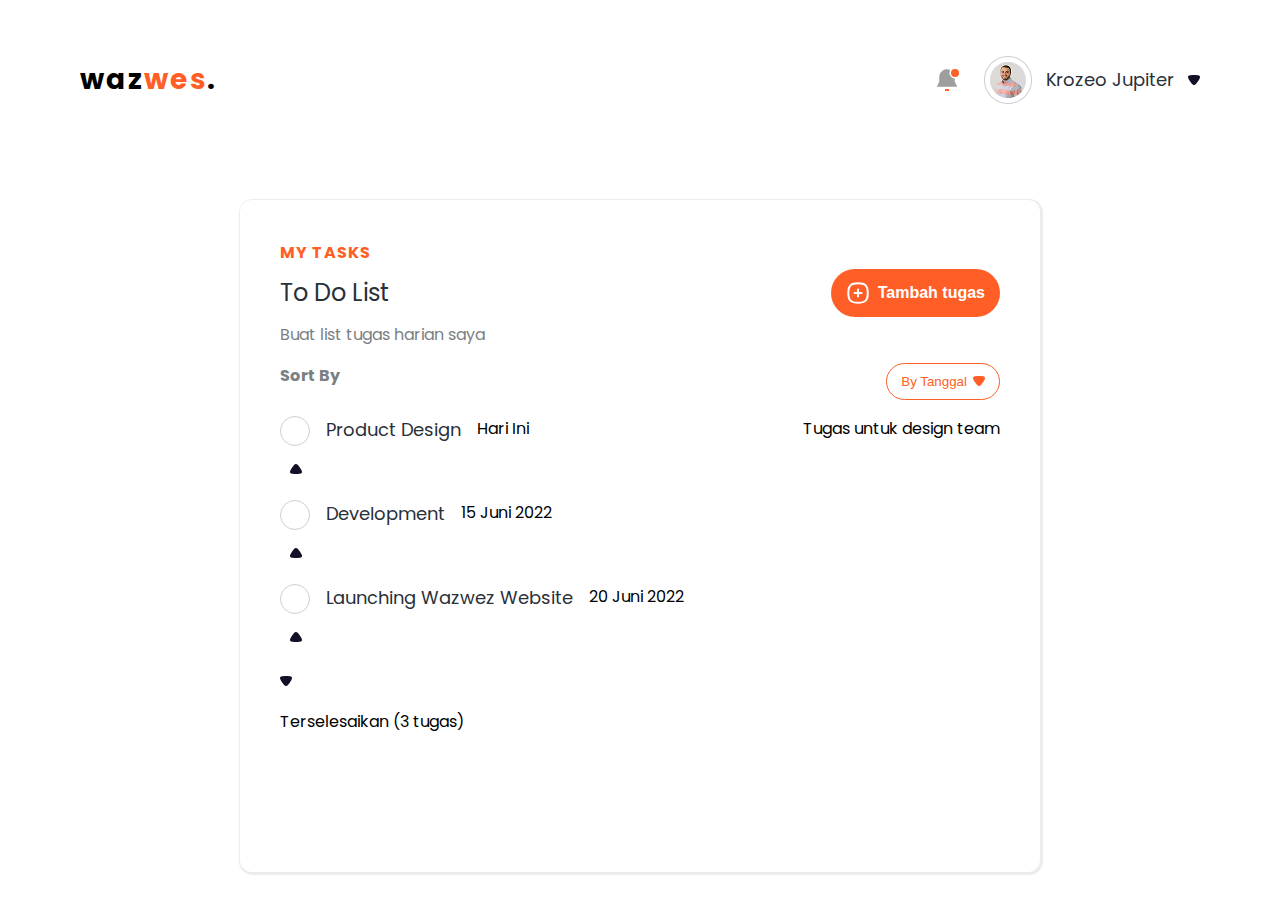
<file: page1new.html>
<!DOCTYPE html>
<html lang="en">

<head>
  <meta charset="UTF-8">
  <meta name="viewport" content="width=device-width, initial-scale=1.0">
  <title>weekly</title>
  <link rel="preconnect" href="https://fonts.googleapis.com">
  <link rel="preconnect" href="https://fonts.gstatic.com" crossorigin>
  <link
    href="https://fonts.googleapis.com/css2?family=Poppins:wght@300;400;500;600;700&family=Rancho&display=swap"
    rel="stylesheet">
  <link rel="stylesheet" href="style.css">
</head>

<body>
  <header class="head">
    <nav class="nav">
      <h1>waz<span>wes</span>.</h1>
      <div class="nav-profile">
        <svg xmlns="http://www.w3.org/2000/svg" width="24" height="24"
          viewBox="0 0 24 24">
          <g fill="none">
            <path fill="#FF5F26" d="M19 1a4 4 0 1 0 0 8a4 4 0 0 0 0-8" />
            <path fill="#9E9E9E"
              d="M14.376 2.022a5.5 5.5 0 0 0 4.375 8.473v3.328l2.463 4.927H.787l2.464-4.927V9a7.75 7.75 0 0 1 11.125-6.978" />
            <path fill="#FF5F26" d="M9 21v2h4v-2z" />
          </g>
        </svg>
        <div class="profile">
          <img src="./assest/icons/profile.png" alt="" width="48" height="48">
          <p>Krozeo Jupiter</p>
          <img src="./assest/icons/arrow.png" alt="" width="12" height="10">
        </div>
      </div>
    </nav>
  </header>

  <main>
    <div class="main-tab">
      <div class="main-head">
        <div class="main-text">
          <h1>MY TASKS</h1>
          <div>
            <p class="title">To Do List </p>
            <p class="subtitle">Buat list tugas harian saya</p>
          </div>
        </div>
        <button class="btn-add">
          <img src="./assest/icons/Plus.svg" alt="" width="24" height="24">
          Tambah tugas
        </button>
      </div>

      <div class="main-str">
        <h1>Sort By</h1>
        <button class="str" onclick="window.location.href = './page2.html'">
          <span>By Tanggal</span>
          <img src="./assest/icons/Arrow - Down 2.png" alt="" width="12" height="10">
        </button>
      </div>

      <!-- Checkbox Section -->
      <div class="main-chck">
        <div class="task">
          <div class="task-head">
            <label for="check-1">
              <input type="checkbox" id="check-1">
              <span></span>
            </label>
            <label for="check-1" class="task-name">Product Design</label>
            <span class="badge">Hari Ini</span>
          </div>
          <div class="task-desc">Tugas untuk design team</div>
        </div>
        <img src="./assest/icons/arrow.png" alt="" width="12" height="10">
      </div>

      <div class="main-chck">
        <div class="task">
          <div class="task-head">
            <label for="check-2">
              <input type="checkbox" id="check-2">
              <span></span>
            </label>
            <label for="check-2" class="task-name">Development</label>
            <span class="badge">15 Juni 2022</span>
          </div>
        </div>
        <img src="./assest/icons/arrow.png" alt="" width="12" height="10">
      </div>

      <div class="main-chck">
        <div class="task">
          <div class="task-head">
            <label for="check-3">
              <input type="checkbox" id="check-3">
              <span></span>
            </label>
            <label for="check-3" class="task-name">Launching Wazwez Website</label>
            <span class="badge">20 Juni 2022</span>
          </div>
        </div>
        <img src="./assest/icons/arrow.png" alt="" width="12" height="10">
      </div>

      <div class="footer">
        <div class="line"></div>
        <div class="done">
          <img src="./assest/icons/arrow.png" alt="">
          <p>Terselesaikan (3 tugas)</p>
        </div>
      </div>
    </div>
  </main>
</body>

</html>
</file>
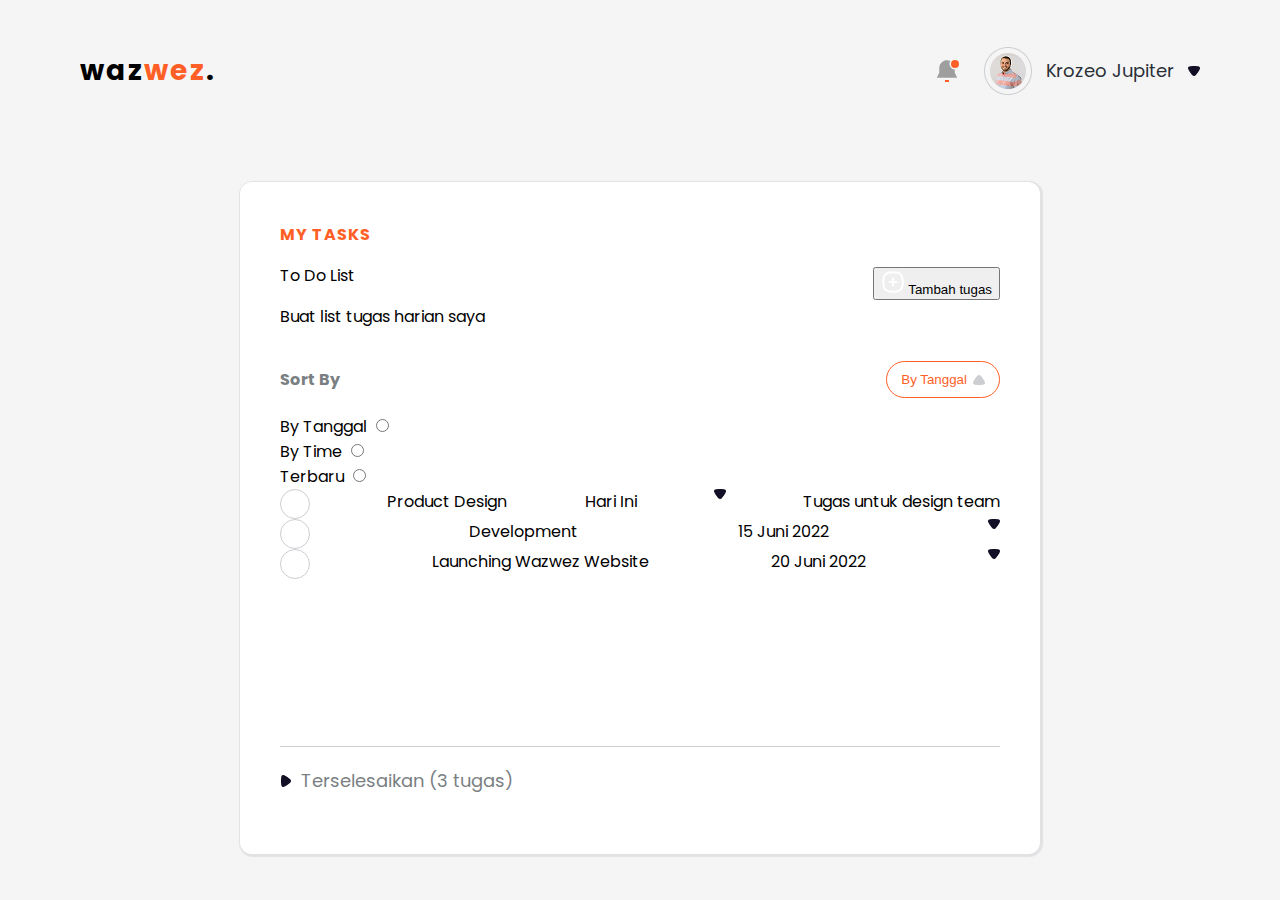
<file: page2.html>
<!DOCTYPE html>

<head>
    <meta charset="UTF-8">
    <meta name="viewport" content="width=device-width, initial-scale=1.0">
    <title>weekly</title>
    <link rel="stylesheet" href="./style3.css">
    <link rel="preconnect" href="https://fonts.googleapis.com">
    <link rel="preconnect" href="https://fonts.gstatic.com" crossorigin>
    <link
        href="https://fonts.googleapis.com/css2?family=Poppins:ital,wght@0,100;0,200;0,300;0,400;0,500;0,600;0,700;0,800;0,900;1,100;1,200;1,300;1,400;1,500;1,600;1,700;1,800;1,900&family=Rancho&display=swap"
        rel="stylesheet">
</head>

<body>
    <header class="head">
        <nav class="nav">
            <h1>waz<span>wez</span>.</h1>
            <div class="nav-profile">
                <svg xmlns="http://www.w3.org/2000/svg" width="24" height="24" viewBox="0 0 24 24">
                    <g fill="none">
                        <path fill="#FF5F26" d="M19 1a4 4 0 1 0 0 8a4 4 0 0 0 0-8" />
                        <path fill="#9E9E9E"
                            d="M14.376 2.022a5.5 5.5 0 0 0 4.375 8.473v3.328l2.463 4.927H.787l2.464-4.927V9a7.75 7.75 0 0 1 11.125-6.978" />
                        <path fill="#FF5F26" d="M9 21v2h4v-2z" />
                    </g>
                </svg>
                <div class="profile">
                    <img src="./assest/icons/profile.png" alt="" width="48" height="48">
                    <p>Krozeo Jupiter</p>
                    <img src="./assest/icons/arrow.png" alt="" width="12" height="10">
                </div>
            </div>
        </nav>
    </header>
    <main>
        <div class="main-tab">
            <div class="main-head">
                <div class="main-text">
                    <h1>MY TASKS</h1>
                    <p>To Do List </p>
                    <p>Buat list tugas harian saya</p>
                </div>
                <button>
                    <img src="./assest/icons/Plus.svg" alt="" width="24" height="24">
                    Tambah tugas
                </button>
            </div>
            <div class="main-str">
                <h1>
                    Sort By
                </h1>
                <button class="str">
                    By Tanggal
                    <img src="./assest/icons/Arrow - Up 2.png" alt="" width="12" height="10">
                </button>
            </div>

            <div class="chck">
                <div class="box-srt">
                    <div class="box-srt-val">
                        <div>
                            <label for="date">By Tanggal</label>
                            <input type="radio" name="date" id="date">
                        </div>
                        <div>
                            <label for="time">By Time</label>
                            <input type="radio" name="date" id="time">
                        </div>
                        <div>
                            <label for="new">Terbaru</label>
                            <input type="radio" name="date" id="new">
                        </div>
                    </div>
                </div>
                <div class="main-chck">
                 <label for="check-1">
                     <input type="checkbox" id="check-1">
                     <span >
                         <span ></span>
                     </span>
                 </label>
                 <label for="check-1">Product Design</label>
                 <span>Hari Ini</span>
                 <img src="./assest/icons/arrow.png" alt="" width="12" height="10">
                 <div>
                     Tugas untuk design team
                 </div>
                </div>
     
                <div class="main-chck">
                 <label for="check-2">
                     <input type="checkbox" id="check-2">
                     <span >
                         <span ></span>
                     </span>
                 </label>
                 <label for="check-2">Development</label>
                 <span>15 Juni 2022</span>
                 <img src="./assest/icons/arrow.png" alt="" width="12" height="10">
                </div>
     
                <div class="main-chck">
                 <label for="check-3">
                     <input type="checkbox" id="check-3">
                     <span >
                         <span ></span>
                     </span>
                 </label>
                 <label for="check-3">Launching Wazwez Website</label>
                 <span>20 Juni 2022</span>
                 <img src="./assest/icons/arrow.png" alt="" width="12" height="10">
                </div>
            </div>

          


            <div style="position: absolute; bottom: 0; width: 100%;">
                <div style="height: 1px; background-color: #CCCED2; ">
                </div>
                <img src="./assest/icons/arrow.png" alt="" width="12" height="10" 
                     style="transform: rotate(-90deg); vertical-align: middle;">
                <p style="display: inline-block; font-size: 18px; color: #7A7F83; margin: 20px 5px; vertical-align: middle;">
                    Terselesaikan (3 tugas)
                </p>
            </div>
            
        </div>
        <div>
            
        </div>
   
    </main>
</body>

</html>
</file>
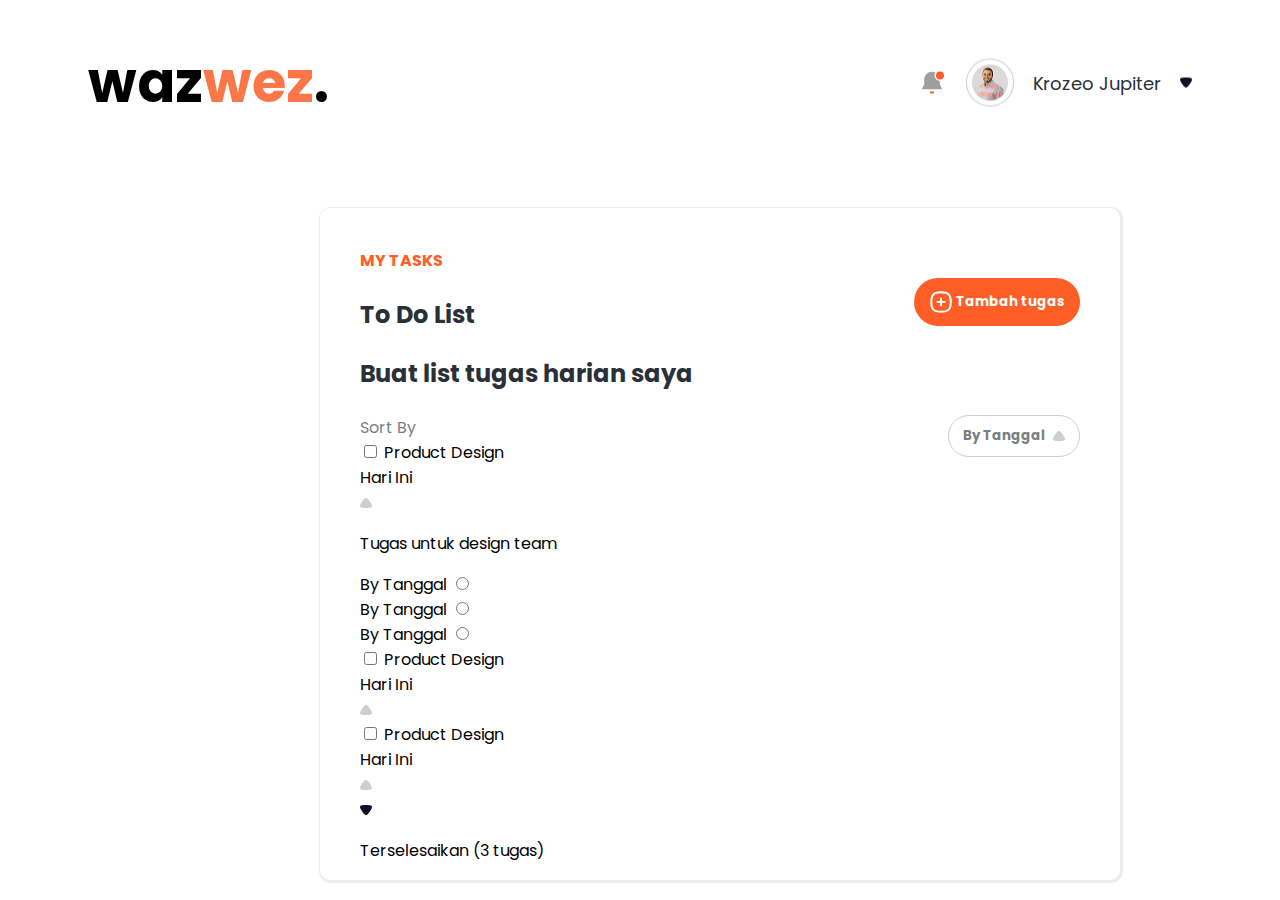
<file: page2new.html>
<!DOCTYPE html>
<html>

<head>
    <meta charset="UTF-8" />
    <meta name="viewport" content="width=device-width, initial-scale=1.0" />
    <title>weekly</title>
    <link rel="stylesheet" href="style2.css" />
    <link rel="preconnect" href="https://fonts.googleapis.com" />
    <link rel="preconnect" href="https://fonts.gstatic.com" crossorigin />
    <link
        href="https://fonts.googleapis.com/css2?family=Poppins:ital,wght@0,100;0,200;0,300;0,400;0,500;0,600;0,700;0,800;0,900;1,100;1,200;1,300;1,400;1,500;1,600;1,700;1,800;1,900&family=Rancho&display=swap"
        rel="stylesheet" />
</head>

<body>
    <header class="head">
        <nav class="nav">
            <h1>waz<span>wez</span>.</h1>
            <div class="nav-profile">
                <svg xmlns="http://www.w3.org/2000/svg" width="24" height="24" viewBox="0 0 24 24">
                    <g fill="none">
                        <path fill="#FF5F26" d="M19 1a4 4 0 1 0 0 8a4 4 0 0 0 0-8" />
                        <path fill="#9E9E9E"
                            d="M14.376 2.022a5.5 5.5 0 0 0 4.375 8.473v3.328l2.463 4.927H.787l2.464-4.927V9a7.75 7.75 0 0 1 11.125-6.978" />
                        <path fill="#FF5F26" d="M9 21v2h4v-2z" />
                    </g>
                </svg>
                <div class="profile">
                    <img src="./assest/icons/profile.png" alt="" width="48" height="48" />
                    <p>Krozeo Jupiter</p>
                    <img src="./assest/icons/arrow.png" alt="" width="12" height="10" />
                </div>
            </div>
        </nav>
    </header>
    <main>
        <div class="main-tab">
            <div class="main-head">
                <div class="main-text">
                    <h1>MY TASKS</h1>
                    <div>
                        <p>To Do List</p>
                        <p>Buat list tugas harian saya</p>
                    </div>
                </div>
                <button>
                    <img src="./assest/icons/Plus.svg" alt="" width="24" height="24" />
                    Tambah tugas
                </button>
            </div>
            <div class="main-str">
                <h1>Sort By</h1>
                <button class="str" onclick="window.location.href = './page2.html'">
                    <span>By Tanggal</span>
                    <img src="./assest/icons/Arrow - Up 2 new.png" alt="" width="12" height="10" />
                </button>
            </div>

            <div class="main-chck">
                <div>
                    <div>
                        <div>
                            <label for="check-1">
                                <input type="checkbox" id="check-1" />
                                <span></span>
                            </label>
                            <label for="check-1">Product Design</label>
                        </div>
                        <div style="display: flex; align-items: center; gap: 10px">
                            <span>Hari Ini</span>
                        </div>
                    </div>
                    <img src="./assest/icons/Arrow - Up 2 new.png" alt="" width="12" height="10" />
                </div>
                <p class="main-label">Tugas untuk design team</p>
              </div>
              <div class="drpdwn">
                <div class="drpdwn-row">
                  <div>
                    <label for="">By Tanggal</label>
                    <input type="radio" name="" id="">
                  </div>
                  <div>
                    <label for="">By Tanggal</label>
                    <input type="radio" name="" id="">
                  </div>
                  <div>
                    <label for="">By Tanggal</label>
                    <input type="radio" name="" id="">
                  </div>
                </div>
              </div>
            <div class="main-chck">
                <div>
                    <div>
                        <div>
                            <label for="check-1">
                                <input type="checkbox" id="check-1" />
                                <span></span>
                            </label>
                            <label for="check-1">Product Design</label>
                        </div>
                        <div style="display: flex; align-items: center; gap: 10px">
                            <span>Hari Ini</span>
                        </div>
                    </div>
                    <img src="./assest/icons/Arrow - Up 2 new.png" alt="" width="12" height="10" />
                </div>
            </div>
            <div class="main-chck">
                <div>
                    <div>
                        <div>
                            <label for="check-1">
                                <input type="checkbox" id="check-1" />
                                <span></span>
                            </label>
                            <label for="check-1">Product Design</label>
                        </div>
                        <div style="display: flex; align-items: center; gap: 10px">
                            <span>Hari Ini</span>
                        </div>
                    </div>
                    <img src="./assest/icons/Arrow - Up 2 new.png" alt="" width="12" height="10" />
                </div>
            </div>
            <div class="completed-section">
                <div></div>
                <div>
                    <img src="./assest/icons/arrow.png" alt="" width="12" height="10" />
                    <p>Terselesaikan (3 tugas)</p>
                </div>
            </div>
        </div>
    </main>
</body>

</html>
</file>
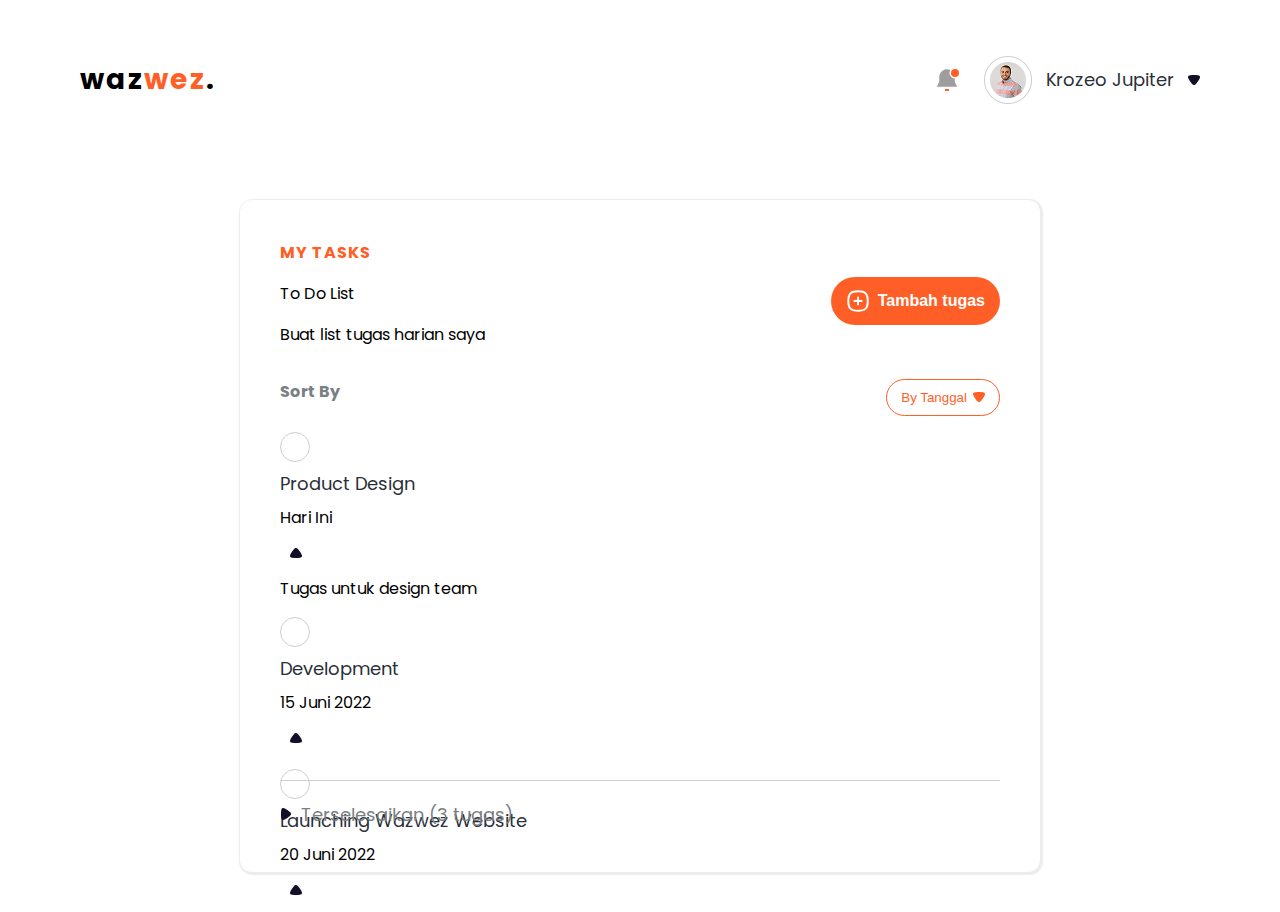
<file: page3.html>
<!DOCTYPE html>

<head>
    <meta charset="UTF-8">
    <meta name="viewport" content="width=device-width, initial-scale=1.0">
    <title>weekly</title>
    <link rel="stylesheet" href="./style.css">
    <link rel="preconnect" href="https://fonts.googleapis.com">
    <link rel="preconnect" href="https://fonts.gstatic.com" crossorigin>
    <link
        href="https://fonts.googleapis.com/css2?family=Poppins:ital,wght@0,100;0,200;0,300;0,400;0,500;0,600;0,700;0,800;0,900;1,100;1,200;1,300;1,400;1,500;1,600;1,700;1,800;1,900&family=Rancho&display=swap"
        rel="stylesheet">
</head>

<body>
    <header class="head">
        <nav class="nav">
            <h1>waz<span>wez</span>.</h1>
            <div class="nav-profile">
                <svg xmlns="http://www.w3.org/2000/svg" width="24" height="24" viewBox="0 0 24 24">
                    <g fill="none">
                        <path fill="#FF5F26" d="M19 1a4 4 0 1 0 0 8a4 4 0 0 0 0-8" />
                        <path fill="#9E9E9E"
                            d="M14.376 2.022a5.5 5.5 0 0 0 4.375 8.473v3.328l2.463 4.927H.787l2.464-4.927V9a7.75 7.75 0 0 1 11.125-6.978" />
                        <path fill="#FF5F26" d="M9 21v2h4v-2z" />
                    </g>
                </svg>
                <div class="profile">
                    <img src="./assest/icons/profile.png" alt="" width="48" height="48">
                    <p>Krozeo Jupiter</p>
                    <img src="./assest/icons/arrow.png" alt="" width="12" height="10">
                </div>
            </div>
        </nav>
    </header>
    <main>
        <div class="main-tab">
            <div class="main-head">
                <div class="main-text">
                    <h1>MY TASKS</h1>
                    <p>To Do List </p>
                    <p>Buat list tugas harian saya</p>
                </div>
                <button>
                    <img src="./assest/icons/Plus.svg" alt="" width="24" height="24">
                    Tambah tugas
                </button>
            </div>
            <div class="main-str">
                <h1>
                    Sort By
                </h1>
                <button class="str" onclick="window.location.href = './page2.html'">
                    By Tanggal
                    <img src="./assest/icons/Arrow - Down 2.png" alt="" width="12" height="10">
                </button>
            </div>


           <div class="main-chck">
            <label for="check-1">
                <input type="checkbox" id="check-1">
                <span>
                    <span ></span>
                </span>
            </label>
            <label for="check-1">Product Design</label>
            <span>Hari Ini</span>
            <img src="./assest/icons/arrow.png" alt="" width="12" height="10">
            <div>
                Tugas untuk design team
            </div>
           </div>

           <div class="main-chck">
            <label for="check-2">
                <input type="checkbox" id="check-2">
                <span >
                    <span ></span>
                </span>
            </label>
            <label for="check-2">Development</label>
            <span>15 Juni 2022</span>
            <img src="./assest/icons/arrow.png" alt="" width="12" height="10">
           </div>

           <div class="main-chck">
            <label for="check-3">
                <input type="checkbox" id="check-3">
                <span >
                    <span ></span>
                </span>
            </label>
            <label for="check-3">Launching Wazwez Website</label>
            <span>20 Juni 2022</span>
            <img src="./assest/icons/arrow.png" alt="" width="12" height="10">
           </div>

            <div style="position: absolute; bottom: 0; width: 100%;">
                <div style="height: 1px; background-color: #CCCED2; ">
                </div>
                <img src="./assest/icons/arrow.png" alt="" width="12" height="10" 
                     style="transform: rotate(-90deg); vertical-align: middle;">
                <p style="display: inline-block; font-size: 18px; color: #7A7F83; margin: 20px 5px; vertical-align: middle;">
                    Terselesaikan (3 tugas)
                </p>
            </div>
            
        </div>
        <div>
            
        </div>
   
    </main>
</body>

</html>
</file>
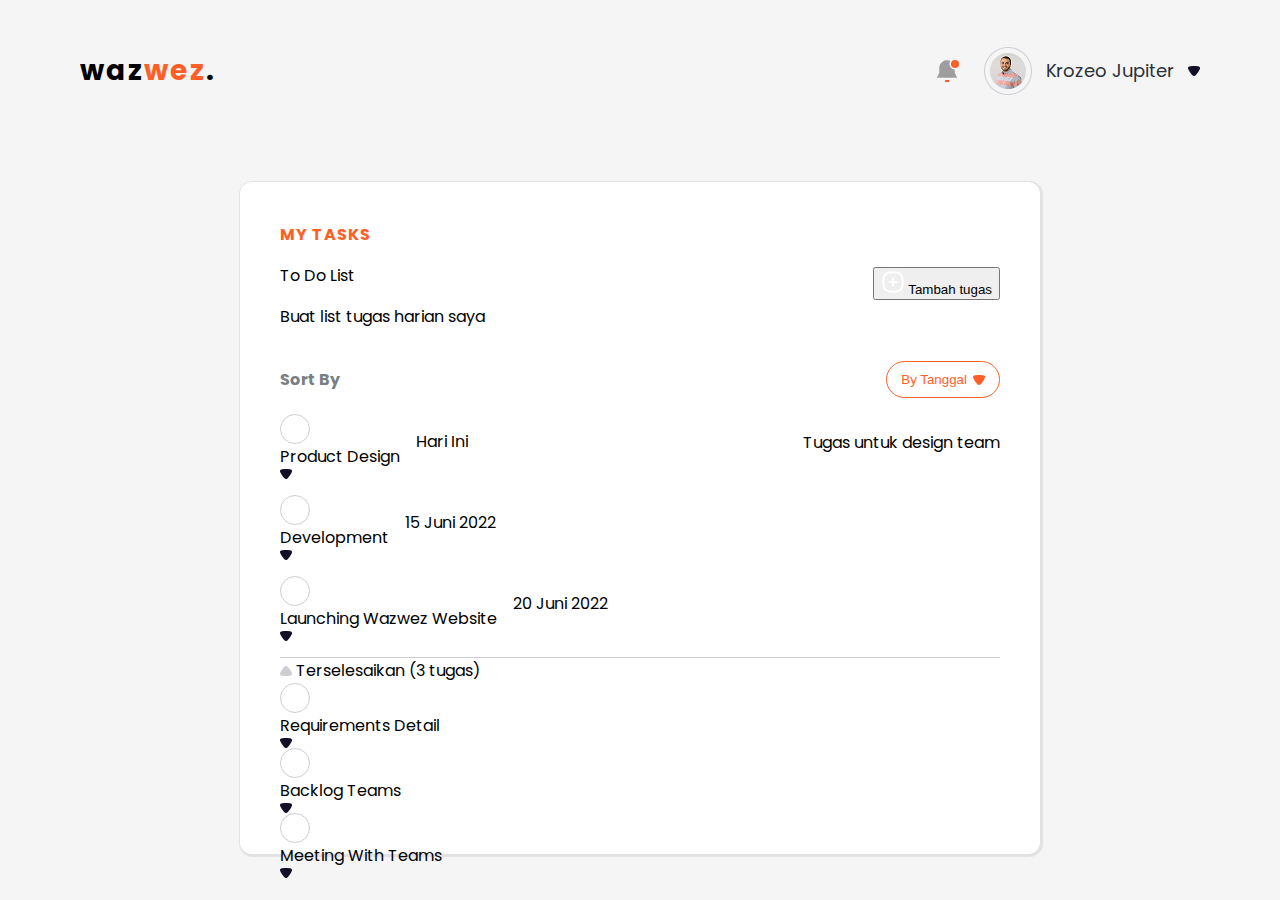
<file: page3new.html>
<!DOCTYPE html>
<html>

<head>
    <meta charset="UTF-8" />
    <meta name="viewport" content="width=device-width, initial-scale=1.0" />
    <title>weekly</title>
    <link rel="stylesheet" href="style3.css" />
    <link rel="preconnect" href="https://fonts.googleapis.com" />
    <link rel="preconnect" href="https://fonts.gstatic.com" crossorigin />
    <link
        href="https://fonts.googleapis.com/css2?family=Poppins:ital,wght@0,100;0,200;0,300;0,400;0,500;0,600;0,700;0,800;0,900;1,100;1,200;1,300;1,400;1,500;1,600;1,700;1,800;1,900&family=Rancho&display=swap"
        rel="stylesheet" />
</head>

<body>
    <header class="head">
        <nav class="nav">
            <h1>waz<span>wez</span>.</h1>
            <div class="nav-profile">
                <svg xmlns="http://www.w3.org/2000/svg" width="24" height="24" viewBox="0 0 24 24">
                    <g fill="none">
                        <path fill="#FF5F26" d="M19 1a4 4 0 1 0 0 8a4 4 0 0 0 0-8" />
                        <path fill="#9E9E9E"
                            d="M14.376 2.022a5.5 5.5 0 0 0 4.375 8.473v3.328l2.463 4.927H.787l2.464-4.927V9a7.75 7.75 0 0 1 11.125-6.978" />
                        <path fill="#FF5F26" d="M9 21v2h4v-2z" />
                    </g>
                </svg>
                <div class="profile">
                    <img src="./assest/icons/profile.png" alt="" width="48" height="48" />
                    <p>Krozeo Jupiter</p>
                    <img src="./assest/icons/arrow.png" alt="" width="12" height="10" />
                </div>
            </div>
        </nav>
    </header>
    <main>
        <div class="main-tab">
            <div class="main-head">
                <div class="main-text">
                    <h1>MY TASKS</h1>
                    <div>
                        <p>To Do List</p>
                        <p>Buat list tugas harian saya</p>
                    </div>
                </div>
                <button>
                    <img src="./assest/icons/Plus.svg" alt="" width="24" height="24" />
                    Tambah tugas
                </button>
            </div>
            <div class="main-str">
                <h1>Sort By</h1>
                <button class="str" onclick="window.location.href = './page2.html'">
                    <span>By Tanggal</span>
                    <img src="./assest/icons/Arrow - Down 2.png" alt="" width="12" height="10" />
                </button>
            </div>

            <div class="main-chck">
                <div>
                    <div>
                        <div>
                            <label for="check-1">
                                <input type="checkbox" id="check-1" />
                                <span></span>
                            </label>
                            <label for="check-1">Product Design</label>
                        </div>
                        <div style="display: flex; align-items: center; gap: 10px">
                            <span>Hari Ini</span>
                        </div>
                    </div>
                    <img src="./assest/icons/arrow.png" alt="" width="12" height="10" />
                </div>
                <p class="main-label">Tugas untuk design team</p>
            </div>
            <div class="main-chck">
                <div>
                    <div>
                        <div>
                            <label for="check-2">
                                <input type="checkbox" id="check-2" />
                                <span></span>
                            </label>
                            <label for="check-2">Development</label>
                        </div>
                        <div style="display: flex; align-items: center; gap: 10px">
                            <span>15 Juni 2022</span>
                        </div>
                    </div>
                    <img src="./assest/icons/arrow.png" alt="" width="12" height="10" />
                </div>
            </div>
            <div class="main-chck">
                <div>
                    <div>
                        <div>
                            <label for="check-3">
                                <input type="checkbox" id="check-3" />
                                <span></span>
                            </label>
                            <label for="check-3">Launching Wazwez Website</label>
                        </div>
                        <div style="display: flex; align-items: center; gap: 10px">
                            <span>20 Juni 2022</span>
                        </div>
                    </div>
                    <img src="./assest/icons/arrow.png" alt="" width="12" height="10" />
                </div>
            </div>
            

            <div class="completed-section">
                <div class="line"></div>
                <div class="completed">
                    <img src="./assest/icons/Arrow - Up 2 new.png" alt="" width="12" height="10">
                    <span>Terselesaikan (3 tugas)</span>
                </div>
                <div class="completed-list">
                    <div class="main-chck">
                        <div>
                            <div>
                                <div>
                                    <label for="check-4">
                                        <input type="checkbox" id="check-4" />
                                        <span></span>
                                    </label>
                                    <label for="check-4">Requirements Detail</label>
                                </div>
                            </div>
                            <img src="./assest/icons/arrow.png" alt="" width="12" height="10" />
                        </div>
                    </div>
                    <div class="main-chck">
                        <div>
                            <div>
                                <div>
                                    <label for="check-5">
                                        <input type="checkbox" id="check-5" />
                                        <span></span>
                                    </label>
                                    <label for="check-5">Backlog Teams</label>
                                </div>
                            </div>
                            <img src="./assest/icons/arrow.png" alt="" width="12" height="10" />
                        </div>
                    </div>
                    <div class="main-chck">
                        <div>
                            <div>
                                <div>
                                    <label for="check-6">
                                        <input type="checkbox" id="check-6" />
                                        <span></span>
                                    </label>
                                    <label for="check-6">Meeting With Teams</label>
                                </div>
                            </div>
                            <img src="./assest/icons/arrow.png" alt="" width="12" height="10" />
                        </div>
                    </div>
                </div>
            </div>
        </div>
    </main>
</body>

</html>
</file>
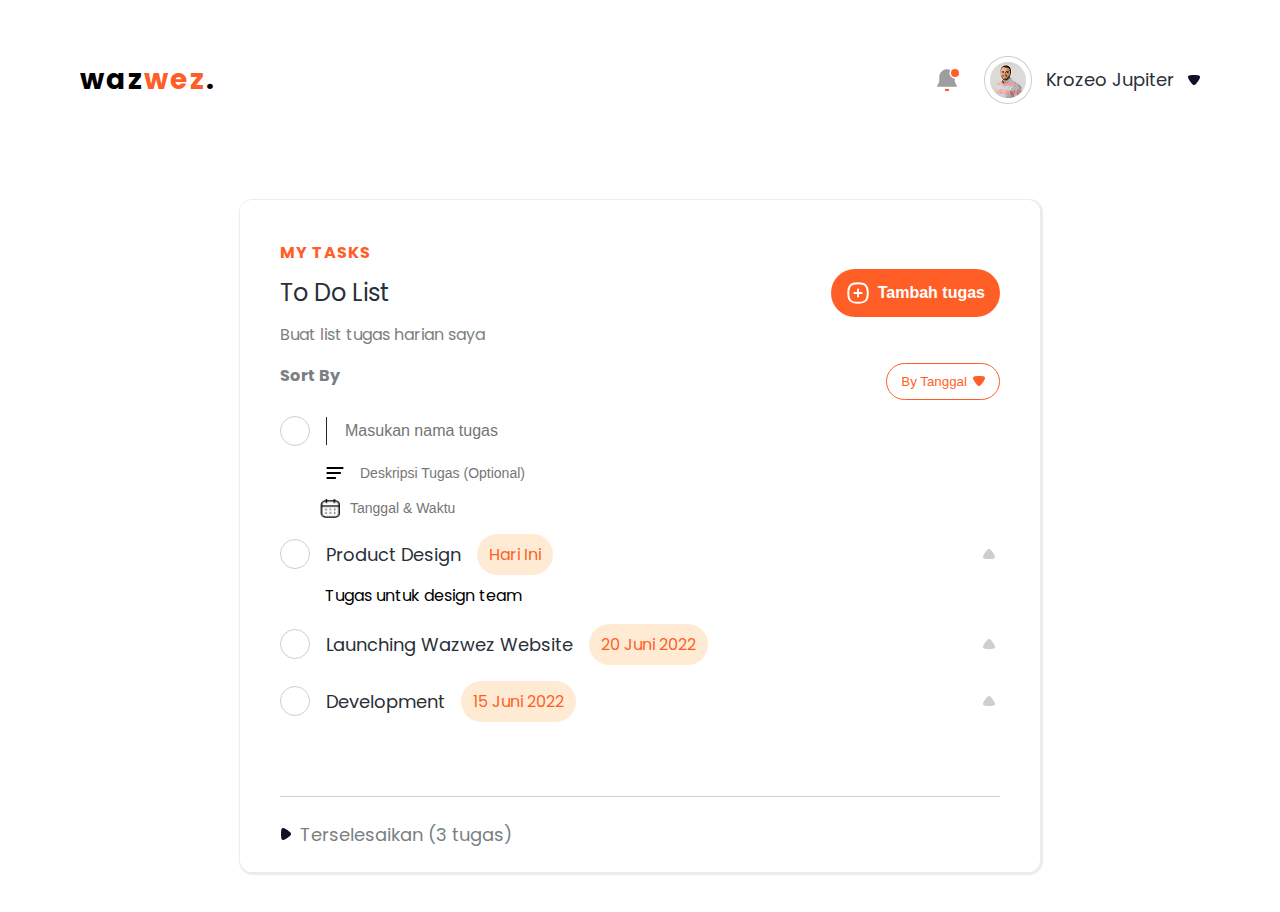
<file: page4new.html>
<!DOCTYPE html>
<html>
  <head>
    <meta charset="UTF-8" />
    <meta name="viewport" content="width=device-width, initial-scale=1.0" />
    <title>weekly</title>
    <link rel="stylesheet" href="style4.css" />
    <link rel="preconnect" href="https://fonts.googleapis.com" />
    <link rel="preconnect" href="https://fonts.gstatic.com" crossorigin />
    <link
      href="https://fonts.googleapis.com/css2?family=Poppins:ital,wght@0,100;0,200;0,300;0,400;0,500;0,600;0,700;0,800;0,900;1,100;1,200;1,300;1,400;1,500;1,600;1,700;1,800;1,900&family=Rancho&display=swap"
      rel="stylesheet"
    />
  </head>

  <body>
    <header class="head">
      <nav class="nav">
        <h1>waz<span>wez</span>.</h1>
        <div class="nav-profile">
          <svg
            xmlns="http://www.w3.org/2000/svg"
            width="24"
            height="24"
            viewBox="0 0 24 24"
          >
            <g fill="none">
              <path fill="#FF5F26" d="M19 1a4 4 0 1 0 0 8a4 4 0 0 0 0-8" />
              <path
                fill="#9E9E9E"
                d="M14.376 2.022a5.5 5.5 0 0 0 4.375 8.473v3.328l2.463 4.927H.787l2.464-4.927V9a7.75 7.75 0 0 1 11.125-6.978"
              />
              <path fill="#FF5F26" d="M9 21v2h4v-2z" />
            </g>
          </svg>
          <div class="profile">
            <img
              src="./assest/icons/profile.png"
              alt=""
              width="48"
              height="48"
            />
            <p>Krozeo Jupiter</p>
            <img src="./assest/icons/arrow.png" alt="" width="12" height="10" />
          </div>
        </div>
      </nav>
    </header>
    <main>
      <div class="main-tab">
        <div class="main-head">
          <div class="main-text">
            <h1>MY TASKS</h1>
            <div>
              <p>To Do List</p>
              <p>Buat list tugas harian saya</p>
            </div>
          </div>
          <button>
            <img src="./assest/icons/Plus.svg" alt="" width="24" height="24" />
            Tambah tugas
          </button>
        </div>
        <div class="main-str">
          <h1>Sort By</h1>
          <button class="str" onclick="window.location.href = './page2.html'">
            <span>By Tanggal</span>
            <img
              src="./assest/icons/Arrow - Down 2.png"
              alt=""
              width="12"
              height="10"
            />
          </button>
        </div>

        <div class="main-chck main-chck-input">
          <div>
            <div>
              <label for="check-5">
                <input type="checkbox" id="check-5" />
                <span></span>
              </label>
              <div
                style="height: 28px; width: 1px; background-color: #262530;"
              ></div>
              <input type="text" placeholder="Masukan nama tugas" />
            </div>
          </div>
          <div style="padding-left: 40px;">
            <div style="display: flex; flex-direction: row; gap: 8px">
              <img src="assest/icons/menu.png" alt="" height="20" width="20" />
              <input type="text" placeholder="Deskripsi Tugas (Optional)" />
            </div>
            <div style="display: flex; flex-direction: row ;gap: 8px">
              <img
                src="./assest/icons/Calendar.png"
                alt=""
                width="20"
                height="20"
              />
              <input type="text" placeholder="Tanggal & Waktu" />
            </div>
          </div>
        </div>
        <div class="main-chck">
          <div class="main-chck-row">
            <div>
              <div>
                <label for="check-1">
                  <input type="checkbox" id="check-1" />
                  <span></span>
                </label>
                <label for="check-1">Product Design</label>
              </div>
              <div style="display: flex; align-items: center; gap: 10px">
                <span>Hari Ini</span>
              </div>
            </div>
            <img
              src="./assest/icons/Arrow - Up 2 new.png"
              alt=""
              width="12"
              height="10"
            />
          </div>
          <p class="main-label">Tugas untuk design team</p>
        </div>
        <div class="main-chck">
          <div class="main-chck-row">
            <div>
              <div>
                <label for="check-2">
                  <input type="checkbox" id="check-2" />
                  <span></span>
                </label>
                <label for="check-2">Launching Wazwez Website</label>
              </div>
              <div style="display: flex; align-items: center; gap: 10px">
                <span>20 Juni 2022</span>
              </div>
            </div>
            <img
              src="./assest/icons/Arrow - Up 2 new.png"
              alt=""
              width="12"
              height="10"
            />
          </div>
        </div>
        <div class="main-chck">
          <div class="main-chck-row">
            <div>
              <div>
                <label for="check-3">
                  <input type="checkbox" id="check-3" />
                  <span></span>
                </label>
                <label for="check-3">Development</label>
              </div>
              <div style="display: flex; align-items: center; gap: 10px">
                <span>15 Juni 2022</span>
              </div>
            </div>
            <img
              src="./assest/icons/Arrow - Up 2 new.png"
              alt=""
              width="12"
              height="10"
            />
          </div>
        </div>
        <div class="completed-section">
          <div></div>
          <div>
            <img src="./assest/icons/arrow.png" alt="" width="12" height="10" />
            <p>Terselesaikan (3 tugas)</p>
          </div>
        </div>
      </div>
    </main>
  </body>
</html>
</file>
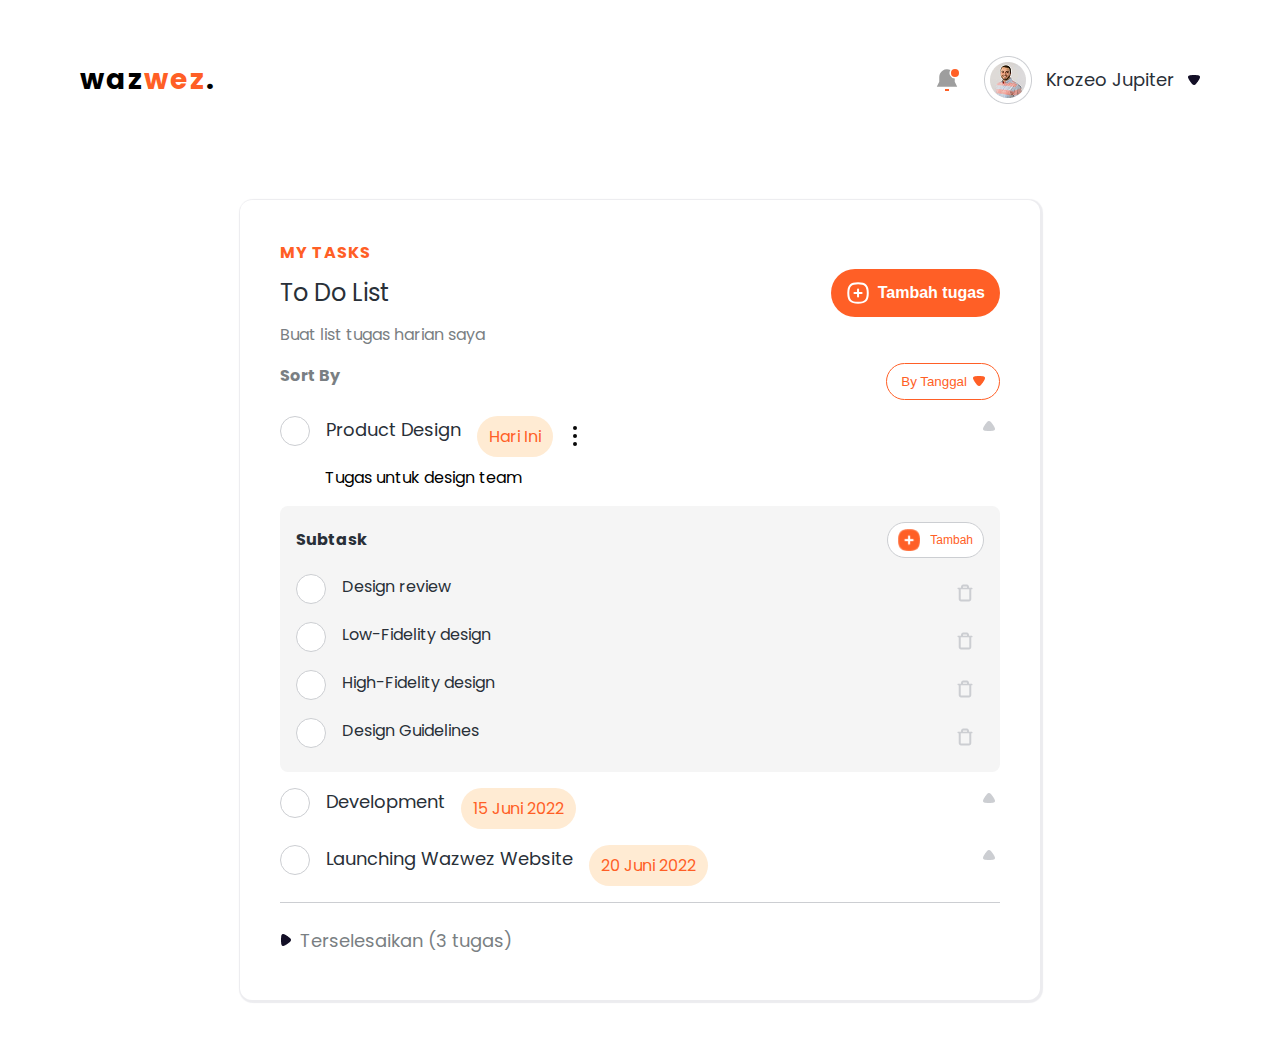
<file: page5new.html>
<!DOCTYPE html>
<html>

<head>
    <meta charset="UTF-8" />
    <meta name="viewport" content="width=device-width, initial-scale=1.0" />
    <title>weekly</title>
    <link rel="stylesheet" href="style6.css" />
    <link rel="preconnect" href="https://fonts.googleapis.com" />
    <link rel="preconnect" href="https://fonts.gstatic.com" crossorigin />
    <link
        href="https://fonts.googleapis.com/css2?family=Poppins:ital,wght@0,100;0,200;0,300;0,400;0,500;0,600;0,700;0,800;0,900;1,100;1,200;1,300;1,400;1,500;1,600;1,700;1,800;1,900&family=Rancho&display=swap"
        rel="stylesheet" />
</head>

<body>
    <header class="head">
        <nav class="nav">
            <h1>waz<span>wez</span>.</h1>
            <div class="nav-profile">
                <svg xmlns="http://www.w3.org/2000/svg" width="24" height="24" viewBox="0 0 24 24">
                    <g fill="none">
                        <path fill="#FF5F26" d="M19 1a4 4 0 1 0 0 8a4 4 0 0 0 0-8" />
                        <path fill="#9E9E9E"
                            d="M14.376 2.022a5.5 5.5 0 0 0 4.375 8.473v3.328l2.463 4.927H.787l2.464-4.927V9a7.75 7.75 0 0 1 11.125-6.978" />
                        <path fill="#FF5F26" d="M9 21v2h4v-2z" />
                    </g>
                </svg>
                <div class="profile">
                    <img src="./assest/icons/profile.png" alt="" width="48" height="48" />
                    <p>Krozeo Jupiter</p>
                    <img src="./assest/icons/arrow.png" alt="" width="12" height="10" />
                </div>
            </div>
        </nav>
    </header>
    <main>
        <div class="main-tab">
            <div class="main-head">
                <div class="main-text">
                    <h1>MY TASKS</h1>
                    <div>
                        <p>To Do List</p>
                        <p>Buat list tugas harian saya</p>
                    </div>
                </div>
                <button>
                    <img src="./assest/icons/Plus.svg" alt="" width="24" height="24" />
                    Tambah tugas
                </button>
            </div>
            <div class="main-str">
                <h1>Sort By</h1>
                <button class="str" onclick="window.location.href = './page2.html'">
                    <span>By Tanggal</span>
                    <img src="./assest/icons/Arrow - Down 2.png" alt="" width="12" height="10" />
                </button>
            </div>

            <div class="main-chck">
                <div>
                    <div>
                        <div>
                            <label for="check-1">
                                <input type="checkbox" id="check-1" />
                                <span></span>
                            </label>
                            <label for="check-1">Product Design</label>
                        </div>
                        <div style="display: flex; align-items: center; gap: 10px">
                            <span>Hari Ini</span>
                            <svg xmlns="http://www.w3.org/2000/svg" width="24" height="24" viewBox="0 0 24 24">
                                <g class="more-vertical-outline">
                                    <path fill="#080808"
                                        d="M12 6a2 2 0 1 1 0-4a2 2 0 0 1 0 4m0 8a2 2 0 1 1 0-4a2 2 0 0 1 0 4m0 8a2 2 0 1 1 0-4a2 2 0 0 1 0 4"
                                        class="Vector" />
                                </g>
                            </svg>
                        </div>
                    </div>
                    <img src="./assest/icons/Arrow - Up 2 new.png" alt="" width="12" height="10" />
                </div>
                <p class="main-label">Tugas untuk design team</p>
            </div>

            <div class="subtask-container">
                <div>
                    <h1>Subtask</h1>
                    <button>
                        <img src="./assest/icons/Plus.png" alt="" width="22" height="22" />
                        Tambah
                    </button>
                </div>
                <div>
                    <div class="main-chck">
                        <div>
                            <div>
                                <div>
                                    <label for="check-2">
                                        <input type="checkbox" id="check-2" />
                                        <span></span>
                                    </label>
                                    <label for="check-2">Design review</label>
                                </div>
                            </div>
                            <img src="./assest/icons/trash.png" alt="" width="18" height="18" />
                        </div>
                    </div>
                    <div class="main-chck">
                        <div>
                            <div>
                                <div>
                                    <label for="check-3">
                                        <input type="checkbox" id="check-3" />
                                        <span></span>
                                    </label>
                                    <label for="check-3">Low-Fidelity design</label>
                                </div>
                            </div>
                            <img src="./assest/icons/trash.png" alt="" width="18" height="18" />
                        </div>
                    </div>
                    <div class="main-chck">
                        <div>
                            <div>
                                <div>
                                    <label for="check-4">
                                        <input type="checkbox" id="check-4" />
                                        <span></span>
                                    </label>
                                    <label for="check-4">High-Fidelity design</label>
                                </div>
                            </div>
                            <img src="./assest/icons/trash.png" alt="" width="18" height="18" />
                        </div>
                    </div>
                    <div class="main-chck">
                        <div>
                            <div>
                                <div>
                                    <label for="check-5">
                                        <input type="checkbox" id="check-5" />
                                        <span></span>
                                    </label>
                                    <label for="check-5">Design Guidelines</label>
                                </div>
                            </div>
                            <img src="./assest/icons/trash.png" alt="" width="18" height="18" />
                        </div>
                    </div>

                </div>
            </div>
            <div class="main-chck">
                <div>
                    <div>
                        <div>
                            <label for="check-6">
                                <input type="checkbox" id="check-6" />
                                <span></span>
                            </label>
                            <label for="check-6">Development</label>
                        </div>
                        <div style="display: flex; align-items: center; gap: 10px">
                            <span>15 Juni 2022</span>
                        </div>
                    </div>
                    <img src="./assest/icons/Arrow - Up 2 new.png" alt="" width="12" height="10" />
                </div>
            </div>
            <div class="main-chck">
                <div>
                    <div>
                        <div>
                            <label for="check-7">
                                <input type="checkbox" id="check-7" />
                                <span></span>
                            </label>
                            <label for="check-7">Launching Wazwez Website</label>
                        </div>
                        <div style="display: flex; align-items: center; gap: 10px">
                            <span>20 Juni 2022</span>
                        </div>
                    </div>
                    <img src="./assest/icons/Arrow - Up 2 new.png" alt="" width="12" height="10" />
                </div>
            </div>
            <div class="completed-section">
                <div></div>
                <div>
                    <img src="./assest/icons/arrow.png" alt="" width="12" height="10" />
                    <p>Terselesaikan (3 tugas)</p>
                </div>
            </div>
        </div>
    </main>
</body>

</html>
</file>
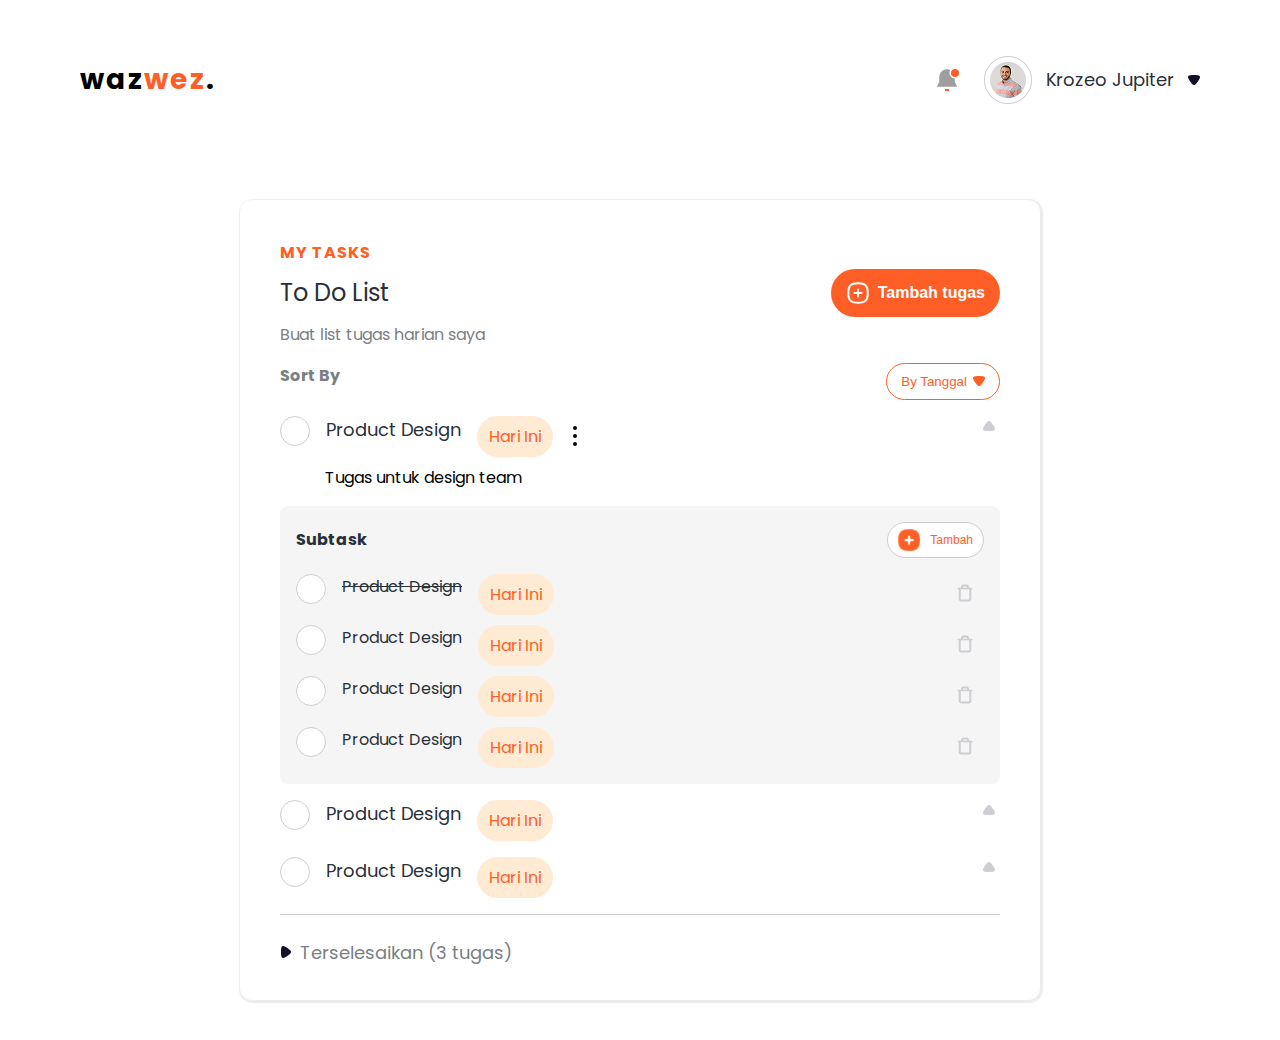
<file: page6new.html>
<!DOCTYPE html>
<html>

<head>
    <meta charset="UTF-8" />
    <meta name="viewport" content="width=device-width, initial-scale=1.0" />
    <title>weekly</title>
    <link rel="stylesheet" href="style6.css" />
    <link rel="preconnect" href="https://fonts.googleapis.com" />
    <link rel="preconnect" href="https://fonts.gstatic.com" crossorigin />
    <link
        href="https://fonts.googleapis.com/css2?family=Poppins:ital,wght@0,100;0,200;0,300;0,400;0,500;0,600;0,700;0,800;0,900;1,100;1,200;1,300;1,400;1,500;1,600;1,700;1,800;1,900&family=Rancho&display=swap"
        rel="stylesheet" />
</head>

<body>
    <header class="head">
        <nav class="nav">
            <h1>waz<span>wez</span>.</h1>
            <div class="nav-profile">
                <svg xmlns="http://www.w3.org/2000/svg" width="24" height="24" viewBox="0 0 24 24">
                    <g fill="none">
                        <path fill="#FF5F26" d="M19 1a4 4 0 1 0 0 8a4 4 0 0 0 0-8" />
                        <path fill="#9E9E9E"
                            d="M14.376 2.022a5.5 5.5 0 0 0 4.375 8.473v3.328l2.463 4.927H.787l2.464-4.927V9a7.75 7.75 0 0 1 11.125-6.978" />
                        <path fill="#FF5F26" d="M9 21v2h4v-2z" />
                    </g>
                </svg>
                <div class="profile">
                    <img src="./assest/icons/profile.png" alt="" width="48" height="48" />
                    <p>Krozeo Jupiter</p>
                    <img src="./assest/icons/arrow.png" alt="" width="12" height="10" />
                </div>
            </div>
        </nav>
    </header>
    <main>
        <div class="main-tab">
            <div class="main-head">
                <div class="main-text">
                    <h1>MY TASKS</h1>
                    <div>
                        <p>To Do List</p>
                        <p>Buat list tugas harian saya</p>
                    </div>
                </div>
                <button>
                    <img src="./assest/icons/Plus.svg" alt="" width="24" height="24" />
                    Tambah tugas
                </button>
            </div>
            <div class="main-str">
                <h1>Sort By</h1>
                <button class="str" onclick="window.location.href = './page2.html'">
                    <span>By Tanggal</span>
                    <img src="./assest/icons/Arrow - Down 2.png" alt="" width="12" height="10" />
                </button>
            </div>

            <div class="main-chck">
                <div>
                    <div>
                        <div>
                            <label for="check-1">
                                <input type="checkbox" id="check-1" />
                                <span></span>
                            </label>
                            <label for="check-1">Product Design</label>
                        </div>
                        <div style="display: flex; align-items: center; gap: 10px">
                            <span>Hari Ini</span>
                            <svg xmlns="http://www.w3.org/2000/svg" width="24" height="24" viewBox="0 0 24 24">
                                <g class="more-vertical-outline">
                                    <path fill="#080808"
                                        d="M12 6a2 2 0 1 1 0-4a2 2 0 0 1 0 4m0 8a2 2 0 1 1 0-4a2 2 0 0 1 0 4m0 8a2 2 0 1 1 0-4a2 2 0 0 1 0 4"
                                        class="Vector" />
                                </g>
                            </svg>
                        </div>
                    </div>
                    <img src="./assest/icons/Arrow - Up 2 new.png" alt="" width="12" height="10" />
                </div>
                <p class="main-label">Tugas untuk design team</p>
            </div>

            <div class="subtask-container">
                <div>
                    <h1>Subtask</h1>
                    <button>
                        <img src="./assest/icons/Plus.png" alt="" width="22" height="22" />
                        Tambah
                    </button>
                </div>
                <div>
                    <div class="main-chck">
                        <div>
                            <div>
                                <div>
                                    <label for="check-1">
                                        <input type="checkbox" id="check-1" />
                                        <span></span>
                                    </label>
                                    <label for="check-1" style="text-decoration: line-through;">Product Design</label>
                                </div>
                                <div style="display: flex; align-items: center; gap: 10px">
                                    <span>Hari Ini</span>
                                </div>
                            </div>
                            <img src="./assest/icons/trash.png" alt="" width="18" height="18" />
                        </div>
                    </div>
                    <div class="main-chck">
                        <div>
                            <div>
                                <div>
                                    <label for="check-1">
                                        <input type="checkbox" id="check-1" />
                                        <span></span>
                                    </label>
                                    <label for="check-1">Product Design</label>
                                </div>
                                <div style="display: flex; align-items: center; gap: 10px">
                                    <span>Hari Ini</span>
                                </div>
                            </div>
                            <img src="./assest/icons/trash.png" alt="" width="18" height="18" />
                        </div>
                    </div>
                    <div class="main-chck">
                        <div>
                            <div>
                                <div>
                                    <label for="check-1">
                                        <input type="checkbox" id="check-1" />
                                        <span></span>
                                    </label>
                                    <label for="check-1">Product Design</label>
                                </div>
                                <div style="display: flex; align-items: center; gap: 10px">
                                    <span>Hari Ini</span>
                                </div>
                            </div>
                            <img src="./assest/icons/trash.png" alt="" width="18" height="18" />
                        </div>
                    </div>
                    <div class="main-chck">
                        <div>
                            <div>
                                <div>
                                    <label for="check-1">
                                        <input type="checkbox" id="check-1" />
                                        <span></span>
                                    </label>
                                    <label for="check-1">Product Design</label>
                                </div>
                                <div style="display: flex; align-items: center; gap: 10px">
                                    <span>Hari Ini</span>
                                </div>
                            </div>
                            <img src="./assest/icons/trash.png" alt="" width="18" height="18" />
                        </div>
                    </div>

                </div>
            </div>
            <div class="main-chck">
                <div>
                    <div>
                        <div>
                            <label for="check-1">
                                <input type="checkbox" id="check-1" />
                                <span></span>
                            </label>
                            <label for="check-1">Product Design</label>
                        </div>
                        <div style="display: flex; align-items: center; gap: 10px">
                            <span>Hari Ini</span>
                        </div>
                    </div>
                    <img src="./assest/icons/Arrow - Up 2 new.png" alt="" width="12" height="10" />
                </div>
            </div>
            <div class="main-chck">
                <div>
                    <div>
                        <div>
                            <label for="check-1">
                                <input type="checkbox" id="check-1" />
                                <span></span>
                            </label>
                            <label for="check-1">Product Design</label>
                        </div>
                        <div style="display: flex; align-items: center; gap: 10px">
                            <span>Hari Ini</span>
                        </div>
                    </div>
                    <img src="./assest/icons/Arrow - Up 2 new.png" alt="" width="12" height="10" />
                </div>
            </div>
            <div class="completed-section">
                <div></div>
                <div>
                    <img src="./assest/icons/arrow.png" alt="" width="12" height="10" />
                    <p>Terselesaikan (3 tugas)</p>
                </div>
            </div>
        </div>
    </main>
</body>

</html>
</file>
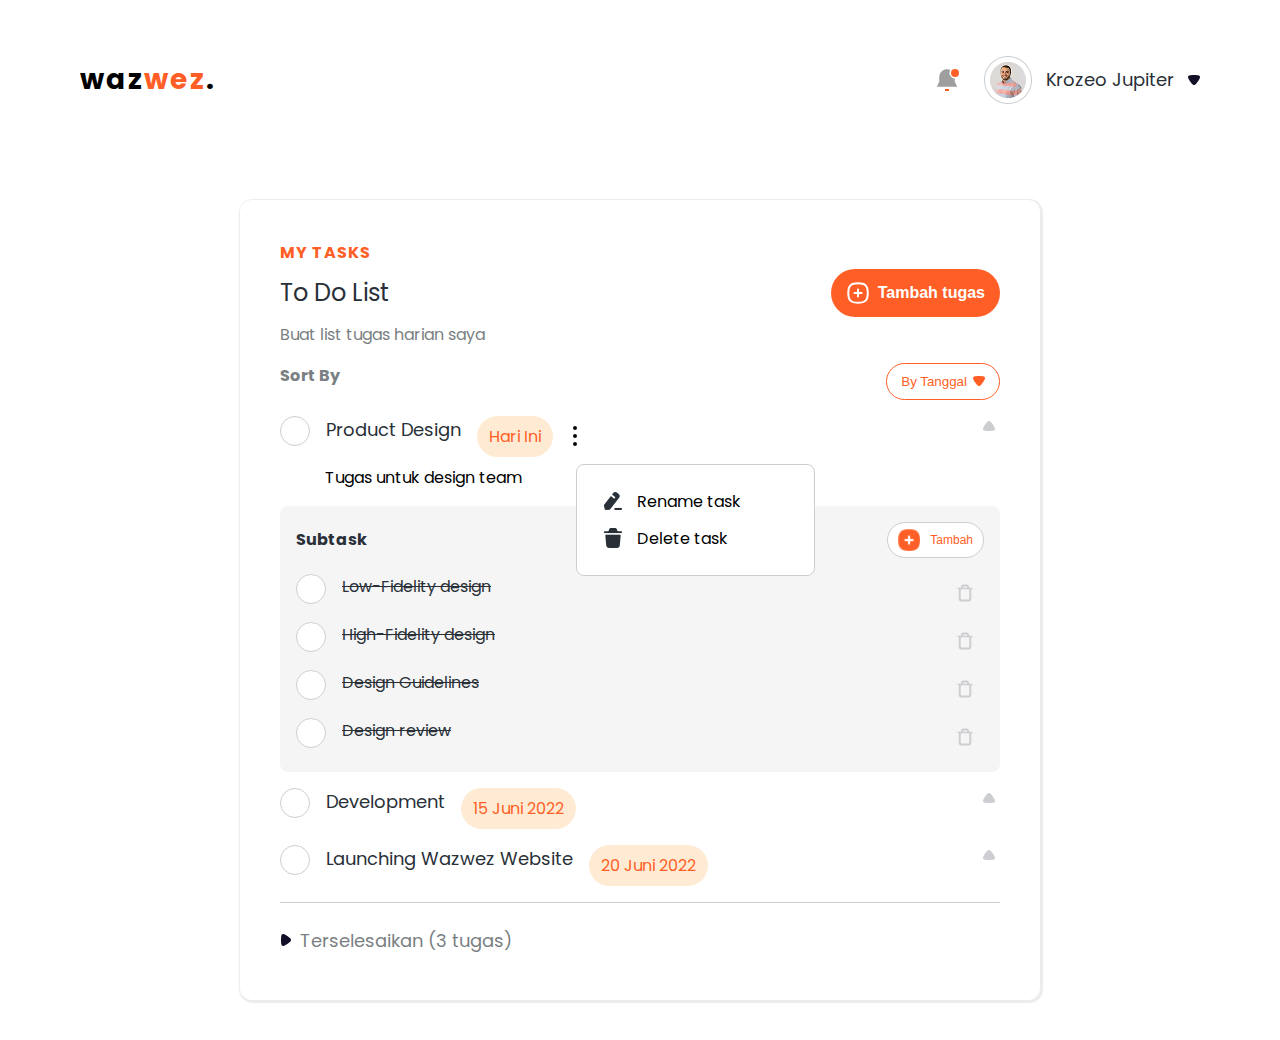
<file: page7new.html>
<!DOCTYPE html>
<html>

<head>
    <meta charset="UTF-8" />
    <meta name="viewport" content="width=device-width, initial-scale=1.0" />
    <title>weekly</title>
    <link rel="stylesheet" href="style7.css" />
    <link rel="preconnect" href="https://fonts.googleapis.com" />
    <link rel="preconnect" href="https://fonts.gstatic.com" crossorigin />
    <link
        href="https://fonts.googleapis.com/css2?family=Poppins:ital,wght@0,100;0,200;0,300;0,400;0,500;0,600;0,700;0,800;0,900;1,100;1,200;1,300;1,400;1,500;1,600;1,700;1,800;1,900&family=Rancho&display=swap"
        rel="stylesheet" />
</head>

<body>
    <header class="head">
        <nav class="nav">
            <h1>waz<span>wez</span>.</h1>
            <div class="nav-profile">
                <svg xmlns="http://www.w3.org/2000/svg" width="24" height="24" viewBox="0 0 24 24">
                    <g fill="none">
                        <path fill="#FF5F26" d="M19 1a4 4 0 1 0 0 8a4 4 0 0 0 0-8" />
                        <path fill="#9E9E9E"
                            d="M14.376 2.022a5.5 5.5 0 0 0 4.375 8.473v3.328l2.463 4.927H.787l2.464-4.927V9a7.75 7.75 0 0 1 11.125-6.978" />
                        <path fill="#FF5F26" d="M9 21v2h4v-2z" />
                    </g>
                </svg>
                <div class="profile">
                    <img src="./assest/icons/profile.png" alt="" width="48" height="48" />
                    <p>Krozeo Jupiter</p>
                    <img src="./assest/icons/arrow.png" alt="" width="12" height="10" />
                </div>
            </div>
        </nav>
    </header>
    <main>
        <div class="main-tab">
            <div class="main-head">
                <div class="main-text">
                    <h1>MY TASKS</h1>
                    <div>
                        <p>To Do List</p>
                        <p>Buat list tugas harian saya</p>
                    </div>
                </div>
                <button>
                    <img src="./assest/icons/Plus.svg" alt="" width="24" height="24" />
                    Tambah tugas
                </button>
            </div>
            <div class="main-str">
                <h1>Sort By</h1>
                <button class="str" onclick="window.location.href = './page2.html'">
                    <span>By Tanggal</span>
                    <img src="./assest/icons/Arrow - Down 2.png" alt="" width="12" height="10" />
                </button>
            </div>

            <div class="main-chck">
                <div>
                    <div>
                        <div>
                            <label for="check-1">
                                <input type="checkbox" id="check-1" />
                                <span></span>
                            </label>
                            <label for="check-1">Product Design</label>
                        </div>
                        <div style="display: flex; align-items: center; gap: 10px">
                            <span>Hari Ini</span>
                            <svg xmlns="http://www.w3.org/2000/svg" width="24" height="24" viewBox="0 0 24 24">
                                <g class="more-vertical-outline">
                                    <path fill="#080808"
                                        d="M12 6a2 2 0 1 1 0-4a2 2 0 0 1 0 4m0 8a2 2 0 1 1 0-4a2 2 0 0 1 0 4m0 8a2 2 0 1 1 0-4a2 2 0 0 1 0 4"
                                        class="Vector" />
                                </g>
                            </svg>
                        </div>
                    </div>
                    <img src="./assest/icons/Arrow - Up 2 new.png" alt="" width="12" height="10" />
                </div>
                <p class="main-label">Tugas untuk design team</p>
            </div>
            <div class="drpdwn">
                <div class="drpdwn-row">
                    <div>
                        <img src="assest/icons/Edit.png" alt="" width="24" height="24">
                        <p>Rename task</p>
                    </div>
                    <div>
                        <img src="assest/icons/Delete.png" alt="" width="24" height="24">
                        <p>Delete task</p>
                    </div>
                </div>
            </div>

            <div class="subtask-container">
                <div>
                    <h1>Subtask</h1>
                    <button>
                        <img src="./assest/icons/Plus.png" alt="" width="22" height="22" />
                        Tambah
                    </button>
                </div>
                <div>
                    <div class="main-chck">
                        <div>
                            <div>
                                <div>
                                    <label for="check-2">
                                        <input type="checkbox" id="check-2" />
                                        <span></span>
                                    </label>
                                    <label for="check-2">Low-Fidelity design</label>
                                </div>
                            </div>
                            <img src="./assest/icons/trash.png" alt="" width="18" height="18" />
                        </div>
                    </div>
                    <div class="main-chck">
                        <div>
                            <div>
                                <div>
                                    <label for="check-3">
                                        <input type="checkbox" id="check-3" />
                                        <span></span>
                                    </label>
                                    <label for="check-3">High-Fidelity design</label>
                                </div>
                            </div>
                            <img src="./assest/icons/trash.png" alt="" width="18" height="18" />
                        </div>
                    </div>
                    <div class="main-chck">
                        <div>
                            <div>
                                <div>
                                    <label for="check-4">
                                        <input type="checkbox" id="check-4" />
                                        <span></span>
                                    </label>
                                    <label for="check-4">Design Guidelines</label>
                                </div>
                            </div>
                            <img src="./assest/icons/trash.png" alt="" width="18" height="18" />
                        </div>
                    </div>
                    <div class="main-chck">
                        <div>
                            <div>
                                <div>
                                    <label for="check-5">
                                        <input type="checkbox" id="check-5" />
                                        <span></span>
                                    </label>
                                    <label for="check-5">Design review</label>
                                </div>
                            </div>
                            <img src="./assest/icons/trash.png" alt="" width="18" height="18" />
                        </div>
                    </div>

                </div>
            </div>
            <div class="main-chck">
                <div>
                    <div>
                        <div>
                            <label for="check-6">
                                <input type="checkbox" id="check-6" />
                                <span></span>
                            </label>
                            <label for="check-6">Development</label>
                        </div>
                        <div style="display: flex; align-items: center; gap: 10px">
                            <span>15 Juni 2022</span>
                        </div>
                    </div>
                    <img src="./assest/icons/Arrow - Up 2 new.png" alt="" width="12" height="10" />
                </div>
            </div>
            <div class="main-chck">
                <div>
                    <div>
                        <div>
                            <label for="check-7">
                                <input type="checkbox" id="check-7" />
                                <span></span>
                            </label>
                            <label for="check-7">Launching Wazwez Website</label>
                        </div>
                        <div style="display: flex; align-items: center; gap: 10px">
                            <span>20 Juni 2022</span>
                        </div>
                    </div>
                    <img src="./assest/icons/Arrow - Up 2 new.png" alt="" width="12" height="10" />
                </div>
            </div>
            <div class="completed-section">
                <div></div>
                <div>
                    <img src="./assest/icons/arrow.png" alt="" width="12" height="10" />
                    <p>Terselesaikan (3 tugas)</p>
                </div>
            </div>
        </div>
    </main>
</body>

</html>
</file>
<file: style3.css>
body {
    margin: 0;
    font-family: 'Poppins', sans-serif;
    background-color: #F5F5F5;
}

/* Header */
.head {
    padding: 40px 80px;
}
.nav {
    display: flex;
    justify-content: space-between;
    align-items: center;
}
.nav h1 {
    font-size: 28px;
    letter-spacing: 2px;
    margin: 0;
}
.nav h1 span {
    color: #FF5F26;
}
.nav-profile {
    display: flex;
    align-items: center;
}
.nav-profile svg{
    margin-right: 24px;
  }
.profile {
    display: flex;
    align-items: center;
    gap: 14px;
}
.profile p {
    font-size: 18px;
    color: #293038;
    line-height: 26px;
}

/* Icons */
.icon-main { fill: #FF5F26; }
.icon-secondary { fill: #9E9E9E; }

/* Main container */
main {
    box-shadow: 1px 1px 1px 2px #13073414;
    border-radius: 12px;
    width: 800px;
    height: 672px;
    margin: 40px auto;
    display: flex;
    background-color: white;
}
.main-tab {
    gap: 16px;
    width: 100%;
    margin: 40px;
    display: flex;
    flex-direction: column;
    position: relative;
}

/* Main Head */
.main-head {
    display: flex;
    justify-content: space-between;
    align-items: center;
}
.main-text h1 {
    color: #FF5F26;
    font-size: 16px;
    letter-spacing: 1px;
    margin: 0;
}
.main-text .title {
    font-size: 24px;
    color: #293038;
    margin: 0;
}
.main-text .subtitle {
    font-size: 16px;
    color: #7A7F83;
    margin: 0;
}
.btn-add {
    padding: 12px 15px;
    border: none;
    background-color: #FF5F26;
    border-radius: 60px;
    display: flex;
    align-items: center;
    gap: 8px;
    font-size: 16px;
    color: white;
    font-weight: bold;
    cursor: pointer;
}
.btn-add:hover {
    background-color: #e64c1a;
}

/* Sort */
.main-str {
    display: flex;
    justify-content: space-between;
    align-items: center;
}
.main-str h1 {
    margin: 0;
    font-size: 16px;
    color: #7A7F83;
}
.str {
    padding: 10px 14px;
    border: 1px solid #FF5F26;
    background-color: white;
    color: #FF5F26;
    border-radius: 50px;
    display: flex;
    align-items: center;
    gap: 6px;
    cursor: pointer;
}
.str:hover {
    background-color: #FF5F26;
    color: white;
}

/* Checklist */
.main-chck {
    display: flex;
    justify-content: space-between;
}
.main-chck > div {
    display: flex;
    flex-direction: column;
}
.main-chck > div > div {
    display: flex;
    align-items: center;
    gap: 16px;
}
.task {
    color: #293038;
    font-size: 18px;
}
.badge {
    padding: 8px 12px;
    background-color: #FFEBD3;
    border-radius: 50px;
    color: #FF5F26;
}
.desc {
    margin-left: 45px;
    color: #7A7F83;
}

/* Custom Checkbox */
.main-chck input[type=checkbox] {
    display: none;
}
.main-chck input[type=checkbox] + span {
    background-color: #fff;
    border: 1px solid #CCCED2;
    width: 28px;
    height: 28px;
    border-radius: 50%;
    display: flex;
    justify-content: center;
    position: relative;
    cursor: pointer;
}
.main-chck input[type=checkbox]:checked + span {
    background-color: #FF5F26;
}
.main-chck input[type=checkbox]:checked + span::after {
    content: "";
    position: absolute;
    top: 50%;
    left: 50%;
    width: 18px;
    height: 18px;
    transform: translate(-50%, -50%);
    background: url("./assest/icons/material-symbols--check.svg") no-repeat center;
    background-size: contain;
}

/* Done Section */
.done {
    position: absolute;
    bottom: 0;
    width: 100%;
    display: flex;
    flex-direction: column;
    gap: 24px;
}
.line {
    height: 1px;
    background-color: #CCCED2;
}
.done-head {
    display: flex;
    align-items: center;
    gap: 8px;
}
.done-head p {
    font-size: 18px;
    color: #7A7F83;
    margin: 0;
}
.done-list {
    display: flex;
    flex-direction: column;
    gap: 16px;
}
.done-text {
    text-decoration: line-through;
    color: #293038;
}

/* Hover effect */
.main-chck:hover {
    background-color: #f9f9f9;
    border-radius: 8px;
    transition: 0.3s;
}


@media (max-width: 1024px) {
    .head {
      padding: 20px 40px;
    }

    main{
      width: 100%;
    }
  }

  @media (max-width: 427px) {
   
    .head {
      padding: 5px;
    }
  
    .profile p {
      display: none;
    }

    main {
      width: 100%;
      height: 100%;
    }

    .main-tab{
      margin: 10px;
      gap: 25px;
    }
   
    .main-head{
      flex-direction: column;
      align-items: start;
      gap: 10px;
    }

    .main-chck > div > div{
      flex-direction: column;
      align-items: start;
      gap: 5px;
    }

    .desc {
      margin-left: 0;
    }

    .footer{
      position: relative;
    }
   
    .done {
        position: relative;
    }
  }
</file>
<file: style2.css>
* {
  font-family: "Poppins";
}

.head {
  height: 48px;
  margin-top: 40px;
  margin-left: 80px;
  margin-right: 80px;
}

.head .nav {
  display: inline-block;
  position: relative;
  width: 100%;
  font-size: 28px;
}

.head .nav h1{
  margin: 0;
}

.head .nav span {
  color: #fc7647;
}

.head .nav .nav-profile {
  display: inline-block;
  position: absolute;
  right: 0;
  top: 50%;
  transform: translateY(-50%);
  text-align: center;
}

.head .nav .nav-profile svg {
  margin-left: 20px;
  vertical-align: middle;
  display: inline-block;
}

.head .nav .nav-profile .profile {
  display: inline-block;
  vertical-align: middle;
  text-align: center;
  font-size: 18px;
  color: #293038;
}

.head .nav .nav-profile .profile p,
.head .nav .nav-profile .profile img {
  margin-left: 14px;
}
.head .nav .nav-profile .profile p,
.head .nav .nav-profile img {
  display: inline-block;
  vertical-align: middle;
}

main {
  width: 800px;
  height: 672px;
  box-shadow: 1px 1px 1px 2px #13073414;
  position: absolute;
  top: 128px;
  left: 320px;
  right: 320px;
  margin: 0 auto;
  margin-top: 80px;
  border-radius: 10px;
}

main .main-tab {
  margin: 0 auto;
  margin-top: 40px;
  width: 720px;
  height: 608px;
  /* border: 1px solid #ccced2; */
  position: relative;
}

main .main-tab .main-head,
main .main-tab .main-head .main-text {
  display: inline-block;
  vertical-align: middle;
}

main .main-tab .main-head .main-text h1 {
  margin-top: 0;
  color: #ff5f26;
  font-weight: bold;
  font-size: 16px;
}

main .main-tab .main-head .main-text :nth-child(2) {
  font-size: 24px;
  color: #293038;
  font-weight: bold;
}

main .main-tab .main-head .main-text :nth-child(3) {
  font-size: 16px;
  color: #7a7f83;
  font-weight: normal;
}
main .main-tab .main-head button {
  position: absolute;
  right: 0;
  top: 5%;
  background-color: #ff5f26;
  padding: 12px 15px 12px 15px;

  border-radius: 60px;
  border: none;
  color: white;
  font-weight: bold;
}

main .main-tab .main-head button,
main .main-tab .main-head button img {
  display: inline;
  vertical-align: middle;
}


main .main-tab .main-str h1 {
  display: inline;
  text-align: start;
  color: #7a7f83;
  font-size: 16px;
  font-weight: normal;
}

main .main-tab .main-str button,
main .main-tab .main-str button img {
  display: inline;
  vertical-align: middle;
  margin-left: 5px;
}

main .main-tab .main-str button {
  position: absolute;
  right: 0;
  background-color: #ffffff;
  padding: 10px 14px 10px 14px;
  border-radius: 50px;
  border: none;
  font-weight: bold;
  border: 1px solid #ccced2;
  color: #7a7f83;
}

.chck {
  position: relative;
  margin-top: 12px;
}

.chck .box-srt {
  position: absolute;
  z-index: 1;
  right: 0;
  margin-top: 12px;
  bottom: -20px;
  height: 150px;
  width: 290px;
  background-color: #ffffff;
  border-radius: 8px;
  border: 1px solid #ccced2;
}

.chck .box-srt .box-srt-val {
  padding: 24px;
}


.chck .box-srt .box-srt-val > div:first-child {
  position: relative;
  padding-bottom: 12px;
}

.chck .box-srt .box-srt-val > div:nth-child(2){
  position: relative;
  padding: 0;
}
.chck .box-srt .box-srt-val > div:last-child{
  padding-top: 12px;
  position: relative;

}


.chck .box-srt .box-srt-val > div > input {
  position: absolute;
  right: 0;
}

.chck .box-srt .box-srt-val input[type="radio"]{
  border: 1px solid #CCCED2;
  width: 17px;
  height: 17px;
  border-radius: 50%; 
}
.chck .box-srt .box-srt-val input[type="radio"]:checked {
  accent-color: #FF5F26; 


}
.chck .main-chck {
  position: relative;
  margin-top: 5px;
}

.chck .main-chck :nth-child(1) {
  position: relative;
  top: 10px;
}

.chck .main-chck img {
  position: absolute;
  right: 15px;
  top: 25px;
}

.chck .main-chck :nth-child(2) {
  color: #293038;
  font-size: 18px;
}

.chck .main-chck :nth-child(3) {
  margin-left: 16px;
  color: #ff5f26;
  font-size: 12px;
  background-color: #ffebd3;
  padding: 8px 12px 8px 12px;
  border-radius: 50px;
}

.chck .main-chck div {
  margin-top: 10px;
  margin-left: 16px;
  color: #7a7f83;
  position: relative;
  font-size: 14px;
  left: 35px;
}

.chck .main-chck label > input[type="checkbox"] {
  display: none;
}

.chck .main-chck label > input[type="checkbox"]:checked + span {
  width: 28px;
  height: 28px;
  display: inline-block;
  background-color: #ff5f26;
  border-radius: 50%;
  position: relative;
}

.chck .main-chck label > input[type="checkbox"]:checked + span::after {
  content: "";
  position: absolute;
  top: 50%;
  left: 50%;
  width: 25px;
  height: 25px;
  transform: translate(-50%, -50%);
  background: url("material-symbols--check.svg") no-repeat center;
  background-size: contain;
}

.chck .main-chck label > input[type="checkbox"] + span {
  background-color: rgb(255, 255, 255);
  border: 1px solid #ccced2;
  width: 28px;
  height: 28px;
  display: inline-block;
  border-radius: 50px;
  margin: 0 14px 0 0;
}
</file>
<file: style.css>
/* Reset dan font */
body {
  margin: 0;
  font-family: 'Poppins', sans-serif;
}

/* Header styles */
.head {
  padding: 40px 80px;
}

.nav {
  display: flex;
  flex-direction: row;
  justify-content: space-between;
}

.nav h1 {
  font-size: 28px;
  letter-spacing: 2px;
}

.nav h1 span {
  color: #FF5F26;
}

.nav-profile {
  display: flex;
  flex-direction: row;
  align-items: center;
}

.nav-profile svg {
  margin-right: 24px;
}

.profile {
  display: flex;
  flex-direction: row;
  align-items: center;
  gap: 14px;
}

.profile p {
  font-size: 18px;
  color: #293038;
  line-height: 26px;
}

/* Main container */
main {
  box-shadow: 1px 1px 1px 2px #13073414;
  border-radius: 12px;
  width: 800px;
  height: 672px;
  margin: 40px auto;
  display: flex;
}

.main-tab {
  width: 100%;
  margin: 40px 40px 24px 40px;
  gap: 16px;
  display: flex;
  flex-direction: column;
  position: relative;
}

/* Main header */
.main-head {
  display: flex;
  flex-direction: row;
  justify-content: space-between;
  align-items: center;
}

.main-text h1 {
  color: #FF5F26;
  font-size: 16px;
  letter-spacing: 1px;
  margin: 0;
}

.main-text div {
  display: flex;
  flex-direction: column;
  gap: 12px;
  margin-top: 10px;
}

.main-text div p:first-child {
  font-size: 24px;
  color: #293038;
  margin: 0;
}

.main-text div p:last-child {
  font-size: 16px;
  color: #7A7F83;
  margin: 0;
}

.main-head button {
  padding: 12px 15px;
  border: none;
  background-color: #FF5F26;
  border-radius: 60px;
  gap: 8px;
  display: flex;
  align-items: center;
  font-size: 16px;
  color: white;
  font-weight: bold;
}

/* Sort section */
.main-str {
  display: flex;
  flex-direction: row;
  justify-content: space-between;
}

.main-str h1 {
  margin: 0;
  font-size: 16px;
  color: #7A7F83;
}

.main-str .str {
  padding: 10px 14px;
  border: 1px solid #FF5F26;
  background-color: white;
  color: #FF5F26;
  border-radius: 50px;
  gap: 6px;
  display: flex;
  align-items: center;
}

.main-chck {
  display: flex;
  flex-direction: column;
  gap: 8px;
}
/* Checkbox items */
.main-chck :first-child {
  display: flex;
  flex-direction: row;
  justify-content: space-between;
  
}

.main-chck :first-child img{
  padding: 5px;
}

.main-chck .main-label{
  margin: 0;
 padding-left: 2.8rem;
}

.main-chck > div :first-child {
  display: flex; flex-direction: row;
  gap: 16px;
}


.main-chck label > input[type=checkbox] {
  display: none;
}

.main-chck label > input[type=checkbox] + span {
  background-color: rgb(255, 255, 255);
  border: 1px solid #CCCED2;
  width: 28px;
  height: 28px;
  border-radius: 50px;
  display: flex;
  flex-direction: row;
  justify-content: center;
}

.main-chck label > input[type=checkbox]:checked + span {
  width: 28px;
  height: 28px;
  display: flex;
  flex-direction: row;
  justify-content: center;
  background-color: #FF5F26;
  border-radius: 50%;
  position: relative;
}

.main-chck label > input[type=checkbox]:checked + span::after {
  content: "";
  position: absolute;
  top: 50%;
  left: 50%;
  width: 25px;
  height: 25px;
  transform: translate(-50%, -50%);
  background: url("./assest/icons/material-symbols--check.svg") no-repeat center;
  background-size: contain;
}

.main-chck label[for^="check-"] {
  color: #293038;
  font-size: 18px;
}

.main-chck > div > div :nth-child(2) span {
  padding: 8px 12px;
  background-color: #FFEBD3;
  border-radius: 50px;
  color: #FF5F26;
}



.main-chck > img {
  padding: 10px;
}

.main-chck > img:first-of-type {
  transform: rotate(-180deg);
}


.completed-section {
  position: absolute;
  bottom: 0;
  width: 100%;
}
/* Completed section */
.completed-section > div:first-child {
  height: 1px;
  background-color: #CCCED2;
  margin: 0;
}

.completed-section > div:last-child {
  display: flex;
  flex-direction: row;
  align-items: center;
  gap: 8px;
  margin-top: 24px;
}

.completed-section > div:last-child img {
  transform: rotate(-90deg);
  vertical-align: middle;
}

.completed-section > div:last-child p {
  display: inline-block;
  font-size: 18px;
  color: #7A7F83;
  margin: 0;
  vertical-align: middle;
}


@media (max-width: 1024px) {
  .head {
    padding: 20px 40px;
  }
  main{
    width: 100%;
  }
  
  
  }

@media (max-width: 425px) {
  .head {
      padding: 10px;
  }

  .profile p {
      display: none;
  }

  main{
      width: 100%;
  }

  .main-tab{
      margin: 10px;
  }

  .main-head{
      flex-direction: column;
      align-items: start;
      gap: 16px;
  }

  .main-chck > div > div:first-child  {
      display: flex;
      flex-direction: column;
  } 
 
  .completed-section {
    position: absolute;
    bottom: 0;
    width: 100%;
  }
}
</file>
<file: style4.css>
/* Reset dan font */
body {
  margin: 0;
  font-family: 'Poppins', sans-serif;
}

/* Header styles */
.head {
  padding: 40px 80px;
}

.nav {
  display: flex;
  flex-direction: row;
  justify-content: space-between;
}

.nav h1 {
  font-size: 28px;
  letter-spacing: 2px;
}

.nav h1 span {
  color: #FF5F26;
}

.nav-profile {
  display: flex;
  flex-direction: row;
  align-items: center;
}

.nav-profile svg {
  margin-right: 24px;
}

.profile {
  display: flex;
  flex-direction: row;
  align-items: center;
  gap: 14px;
}

.profile p {
  font-size: 18px;
  color: #293038;
  line-height: 26px;
}

/* Main container */
main {
  box-shadow: 1px 1px 1px 2px #13073414;
  border-radius: 12px;
  width: 800px;
  height: 672px;
  margin: 40px auto;
  display: flex;
}

.main-tab {
  width: 100%;
  margin: 40px 40px 24px 40px;
  gap: 16px;
  display: flex;
  flex-direction: column;
  position: relative;
}

/* Main header */
.main-head {
  display: flex;
  flex-direction: row;
  justify-content: space-between;
  align-items: center;
}

.main-text h1 {
  color: #FF5F26;
  font-size: 16px;
  letter-spacing: 1px;
  margin: 0;
}

.main-text div {
  display: flex;
  flex-direction: column;
  gap: 12px;
  margin-top: 10px;
}

.main-text div p:first-child {
  font-size: 24px;
  color: #293038;
  margin: 0;
}

.main-text div p:last-child {
  font-size: 16px;
  color: #7A7F83;
  margin: 0;
}

.main-head button {
  padding: 12px 15px;
  border: none;
  background-color: #FF5F26;
  border-radius: 60px;
  gap: 8px;
  display: flex;
  align-items: center;
  font-size: 16px;
  color: white;
  font-weight: bold;
}

/* Sort section */
.main-str {
  display: flex;
  flex-direction: row;
  justify-content: space-between;
}

.main-str h1 {
  margin: 0;
  font-size: 16px;
  color: #7A7F83;
}

.main-str .str {
  padding: 10px 14px;
  border: 1px solid #FF5F26;
  background-color: white;
  color: #FF5F26;
  border-radius: 50px;
  gap: 6px;
  display: flex;
  align-items: center;
}

.main-chck {
  display: flex;
  flex-direction: column;
  gap: 8px;
}

.main-chck-input{
  gap: 12px;
}
/* Checkbox items */
.main-chck .main-chck-row {
  display: flex;
  flex-direction: row;
  justify-content: space-between;
  
}

.main-chck :first-child input{
  border: none;
  font-size: 16px;
}

.main-chck :first-child img{
  padding: 5px;
}

.main-chck-input :last-child{
  display: flex; flex-direction: column; gap: 10px;
}

.main-chck-input :nth-child(2) input{
  display: flex; flex-direction: column;
  width: 30%;
  border: none;
  font-size: 14px;
}


.main-chck > div >div :nth-child(2) input:first-child{
  font-size: 16px;

}
.main-chck .main-label{
  margin: 0;
 padding-left: 2.8rem;
}

.main-chck div:nth-child(1) {
  display: flex; flex-direction: row; align-items: center;
  gap: 16px;
}


.main-chck label > input[type=checkbox] {
  display: none;
}

.main-chck label > input[type=checkbox] + span {
  background-color: rgb(255, 255, 255);
  border: 1px solid #CCCED2;
  width: 28px;
  height: 28px;
  border-radius: 50px;
  display: flex;
  flex-direction: row;
  justify-content: center;
}

.main-chck label > input[type=checkbox]:checked + span {
  width: 28px;
  height: 28px;
  display: flex;
  flex-direction: row;
  justify-content: center;
  background-color: #FF5F26;
  border-radius: 50%;
  position: relative;
}

.main-chck label > input[type=checkbox]:checked + span::after {
  content: "";
  position: absolute;
  top: 50%;
  left: 50%;
  width: 25px;
  height: 25px;
  transform: translate(-50%, -50%);
  background: url("./assest/icons/material-symbols--check.svg") no-repeat center;
  background-size: contain;
}

.main-chck label[for^="check-"] {
  color: #293038;
  font-size: 18px;
}

.main-chck > div > div :nth-child(2) span {
  padding: 8px 12px;
  background-color: #FFEBD3;
  border-radius: 50px;
  color: #FF5F26;
}



.main-chck > img {
  padding: 10px;
}

.main-chck > img:first-of-type {
  transform: rotate(-180deg);
}


.completed-section {
  position: absolute;
  bottom: 0;
  width: 100%;
}
/* Completed section */
.completed-section > div:first-child {
  height: 1px;
  background-color: #CCCED2;
  margin: 0;
}

.completed-section > div:last-child {
  display: flex;
  flex-direction: row;
  align-items: center;
  gap: 8px;
  margin-top: 24px;
}

.completed-section > div:last-child img {
  transform: rotate(-90deg);
  vertical-align: middle;
}

.completed-section > div:last-child p {
  display: inline-block;
  font-size: 18px;
  color: #7A7F83;
  margin: 0;
  vertical-align: middle;
}


@media (max-width: 1024px) {
  .head {
    padding: 20px 40px;
  }
  main{
    width: 100%;
  }
  
  .completed-section {
    position: absolute;
    bottom: 0;
    width: 100%;
  }
  }

@media (max-width: 425px) {
  .head {
      padding: 10px;
  }

.main-chck-input input[type=text]{
  width: 100%;
  }
  

  .profile p {
      display: none;
  }

  main{
      width: 100%;
  height: 100%;

  }

  .main-tab{
      margin: 10px;
  }

  .main-head{
      flex-direction: column;
      align-items: start;
      gap: 16px;
  }

  .main-chck .main-chck-row > div{
    display: flex;
    flex-direction: column;
  }
 
  .completed-section {
    position: relative;
    bottom: 0;
    width: 100%;
  }
}
</file>
<file: style6.css>
/* Reset dan font */
body {
    margin: 0;
    font-family: 'Poppins', sans-serif;
}

/* Header styles */
.head {
    padding: 40px 80px;
}

.nav {
    display: flex;
    flex-direction: row;
    justify-content: space-between;
}

.nav h1 {
    font-size: 28px;
    letter-spacing: 2px;
}

.nav h1 span {
    color: #FF5F26;
}

.nav-profile {
    display: flex;
    flex-direction: row;
    align-items: center;
}

.nav-profile svg {
    margin-right: 24px;
}

.profile {
    display: flex;
    flex-direction: row;
    align-items: center;
    gap: 14px;
}

.profile p {
    font-size: 18px;
    color: #293038;
    line-height: 26px;
}

/* Main container */
main {
    box-shadow: 1px 1px 1px 2px #13073414;
    border-radius: 12px;
    width: 800px;
    height: 800px;
    margin: 40px auto;
    display: flex;
}

.main-tab {
    width: 100%;
    margin: 40px 40px 24px 40px;
    gap: 16px;
    display: flex;
    flex-direction: column;
    position: relative;
}

/* Main header */
.main-head {
    display: flex;
    flex-direction: row;
    justify-content: space-between;
    align-items: center;
}

.main-text h1 {
    color: #FF5F26;
    font-size: 16px;
    letter-spacing: 1px;
    margin: 0;
}

.main-text div {
    display: flex;
    flex-direction: column;
    gap: 12px;
    margin-top: 10px;
}

.main-text div p:first-child {
    font-size: 24px;
    color: #293038;
    margin: 0;
}

.main-text div p:last-child {
    font-size: 16px;
    color: #7A7F83;
    margin: 0;
}

.main-head button {
    padding: 12px 15px;
    border: none;
    background-color: #FF5F26;
    border-radius: 60px;
    gap: 8px;
    display: flex;
    align-items: center;
    font-size: 16px;
    color: white;
    font-weight: bold;
}

/* Sort section */
.main-str {
    display: flex;
    flex-direction: row;
    justify-content: space-between;
}

.main-str h1 {
    margin: 0;
    font-size: 16px;
    color: #7A7F83;
}

.main-str .str {
    padding: 10px 14px;
    border: 1px solid #FF5F26;
    background-color: white;
    color: #FF5F26;
    border-radius: 50px;
    gap: 6px;
    display: flex;
    align-items: center;
}

.main-chck {
    display: flex;
    flex-direction: column;
    gap: 8px;
}
/* Checkbox items */
.main-chck :first-child {
    display: flex;
    flex-direction: row;
    justify-content: space-between;
    
}

.main-chck :first-child img{
    padding: 5px;
}

.main-chck .main-label{
    margin: 0;
   padding-left: 2.8rem;
}

.main-chck > div :first-child {
    display: flex; flex-direction: row; 
    gap: 16px;
}


.main-chck label > input[type=checkbox] {
    display: none;
}

.main-chck label > input[type=checkbox] + span {
    background-color: rgb(255, 255, 255);
    border: 1px solid #CCCED2;
    width: 28px;
    height: 28px;
    border-radius: 50px;
    display: flex;
    flex-direction: row;
    justify-content: center;
}

.main-chck label > input[type=checkbox]:checked + span {
    width: 28px;
    height: 28px;
    display: flex;
    flex-direction: row;
    justify-content: center;
    background-color: #FF5F26;
    border-radius: 50%;
    position: relative;
}

.main-chck label > input[type=checkbox]:checked + span::after {
    content: "";
    position: absolute;
    top: 50%;
    left: 50%;
    width: 25px;
    height: 25px;
    transform: translate(-50%, -50%);
    background: url("./assest/icons/material-symbols--check.svg") no-repeat center;
    background-size: contain;
}

.main-chck label[for^="check-"] {
    color: #293038;
    font-size: 18px;
}

.main-chck > div > div :nth-child(2) span {
    padding: 8px 12px;
    background-color: #FFEBD3;
    border-radius: 50px;
    color: #FF5F26;
}



.main-chck > img {
    padding: 10px;
}

.main-chck > img:first-of-type {
    transform: rotate(-180deg);
}
.subtask-container .main-chck label[for^="check-"] {
    font-size: 16px;
}

.subtask-container .main-chck img {
    padding: 10px;
}

/* Subtask section */
.subtask-container {
    background-color: #F5F5F5;
    border-radius: 8px;
}

.subtask-container > div:first-child {
    display: flex;
    flex-direction: row;
    justify-content: space-between;
    align-items: center;
    padding: 16px 16px 0;
}

.subtask-container > div:first-child h1 {
    margin: 0;
    font-size: 16px;
    color: #293038;
    line-height: 100%;
}

.subtask-container > div:first-child button {
    display: flex;
    align-items: center;
    border: 1px solid #CCCED2;
    background-color: white;
    font-size: 12px;
    line-height: 20px;
    color: #FF5F26;
    padding: 6px 10px;
    gap: 10px;
    border-radius: 50px;
}

.subtask-container > div:last-child {
    padding: 16px;
    display: flex;
    flex-direction: column;
    gap: 10px;
}



/* Completed section */
.completed-section > div:first-child {
    height: 1px;
    background-color: #CCCED2;
    margin: 0;
}

.completed-section > div:last-child {
    display: flex;
    flex-direction: row;
    align-items: center;
    gap: 8px;
    margin-top: 24px;
}

.completed-section > div:last-child img {
    transform: rotate(-90deg);
    vertical-align: middle;
}

.completed-section > div:last-child p {
    display: inline-block;
    font-size: 18px;
    color: #7A7F83;
    margin: 0;
    vertical-align: middle;
}
@media (max-width: 1024px) {
.head {
    padding: 20px 40px;
}
main{
    width: 100%;
}
}


@media (max-width: 425px) {
    .head {
        padding: 10px;
    }

    .profile p {
        display: none;
    }

    main{
        width: 100%;
        height: 100%;
    }

    .main-tab{
        margin: 10px;
    }

    .main-head{
        flex-direction: column;
        align-items: start;
        gap: 16px;
    }

    .main-chck > div > div:first-child  {
        display: flex;
        flex-direction: column;
    } 
   
}
</file>
<file: style7.css>
/* Reset dan font */
body {
    margin: 0;
    font-family: 'Poppins', sans-serif;
}

/* Header styles */
.head {
    padding: 40px 80px;
}

.nav {
    display: flex;
    flex-direction: row;
    justify-content: space-between;
}

.drpdwn{
    width: 189px;
    border: 1px solid #CCCED2;
    background-color: white;
    border-radius: 8px;
    position: absolute;
    left: 18.5rem;
    top: 14rem;
    padding: 24px;
    z-index: 1;
  }
   .drpdwn .drpdwn-row {
    display: flex;
    flex-direction: column;
    gap: 12px;
  
  }
  
  .drpdwn .drpdwn-row div{
    display: flex;
    flex-direction: row;
    align-items: center;
    gap: 12px;
  }

  .drpdwn .drpdwn-row p{
    margin: 0;
  }
  

.nav h1 {
    font-size: 28px;
    letter-spacing: 2px;
}

.nav h1 span {
    color: #FF5F26;
}

.nav-profile {
    display: flex;
    flex-direction: row;
    align-items: center;
}

.nav-profile svg {
    margin-right: 24px;
}

.profile {
    display: flex;
    flex-direction: row;
    align-items: center;
    gap: 14px;
}

.profile p {
    font-size: 18px;
    color: #293038;
    line-height: 26px;
}

/* Main container */
main {
    box-shadow: 1px 1px 1px 2px #13073414;
    border-radius: 12px;
    width: 800px;
    height: 800px;
    margin: 40px auto;
    display: flex;
}

.main-tab {
    width: 100%;
    margin: 40px 40px 24px 40px;
    gap: 16px;
    display: flex;
    flex-direction: column;
    position: relative;
}

/* Main header */
.main-head {
    display: flex;
    flex-direction: row;
    justify-content: space-between;
    align-items: center;
}

.main-text h1 {
    color: #FF5F26;
    font-size: 16px;
    letter-spacing: 1px;
    margin: 0;
}

.main-text div {
    display: flex;
    flex-direction: column;
    gap: 12px;
    margin-top: 10px;
}

.main-text div p:first-child {
    font-size: 24px;
    color: #293038;
    margin: 0;
}

.main-text div p:last-child {
    font-size: 16px;
    color: #7A7F83;
    margin: 0;
}

.main-head button {
    padding: 12px 15px;
    border: none;
    background-color: #FF5F26;
    border-radius: 60px;
    gap: 8px;
    display: flex;
    align-items: center;
    font-size: 16px;
    color: white;
    font-weight: bold;
}

/* Sort section */
.main-str {
    display: flex;
    flex-direction: row;
    justify-content: space-between;
}

.main-str h1 {
    margin: 0;
    font-size: 16px;
    color: #7A7F83;
}

.main-str .str {
    padding: 10px 14px;
    border: 1px solid #FF5F26;
    background-color: white;
    color: #FF5F26;
    border-radius: 50px;
    gap: 6px;
    display: flex;
    align-items: center;
}

.main-chck {
    display: flex;
    flex-direction: column;
    gap: 8px;
}
/* Checkbox items */
.main-chck :first-child {
    display: flex;
    flex-direction: row;
    justify-content: space-between;
    
}

.main-chck :first-child img{
    padding: 5px;
}

.main-chck .main-label{
    margin: 0;
   padding-left: 2.8rem;
}

.main-chck > div :first-child {
    display: flex; flex-direction: row;
    gap: 16px;
}


.main-chck label > input[type=checkbox] {
    display: none;
}

.main-chck label > input[type=checkbox] + span {
    background-color: rgb(255, 255, 255);
    border: 1px solid #CCCED2;
    width: 28px;
    height: 28px;
    border-radius: 50px;
    display: flex;
    flex-direction: row;
    justify-content: center;
}

.main-chck label > input[type=checkbox]:checked + span {
    width: 28px;
    height: 28px;
    display: flex;
    flex-direction: row;
    justify-content: center;
    background-color: #FF5F26;
    border-radius: 50%;
    position: relative;
}

.main-chck label > input[type=checkbox]:checked + span::after {
    content: "";
    position: absolute;
    top: 50%;
    left: 50%;
    width: 25px;
    height: 25px;
    transform: translate(-50%, -50%);
    background: url("./assest/icons/material-symbols--check.svg") no-repeat center;
    background-size: contain;
}

.main-chck label[for^="check-"] {
    color: #293038;
    font-size: 18px;
}

.main-chck > div > div :nth-child(2) span {
    padding: 8px 12px;
    background-color: #FFEBD3;
    border-radius: 50px;
    color: #FF5F26;
}



.main-chck > img {
    padding: 10px;
}

.main-chck > img:first-of-type {
    transform: rotate(-180deg);
}
.subtask-container .main-chck label[for^="check-"] {
    font-size: 16px;
    text-decoration: line-through;
}

.subtask-container .main-chck img {
    padding: 10px;
}

/* Subtask section */
.subtask-container {
    background-color: #F5F5F5;
    border-radius: 8px;
}

.subtask-container > div:first-child {
    display: flex;
    flex-direction: row;
    justify-content: space-between;
    align-items: center;
    padding: 16px 16px 0;
}

.subtask-container > div:first-child h1 {
    margin: 0;
    font-size: 16px;
    color: #293038;
    line-height: 100%;
}

.subtask-container > div:first-child button {
    display: flex;
    align-items: center;
    border: 1px solid #CCCED2;
    background-color: white;
    font-size: 12px;
    line-height: 20px;
    color: #FF5F26;
    padding: 6px 10px;
    gap: 10px;
    border-radius: 50px;
}

.subtask-container > div:last-child {
    padding: 16px;
    display: flex;
    flex-direction: column;
    gap: 10px;
}



/* Completed section */
.completed-section > div:first-child {
    height: 1px;
    background-color: #CCCED2;
    margin: 0;
}

.completed-section > div:last-child {
    display: flex;
    flex-direction: row;
    align-items: center;
    gap: 8px;
    margin-top: 24px;
}

.completed-section > div:last-child img {
    transform: rotate(-90deg);
    vertical-align: middle;
}

.completed-section > div:last-child p {
    display: inline-block;
    font-size: 18px;
    color: #7A7F83;
    margin: 0;
    vertical-align: middle;
}
@media (max-width: 1024px) {
.head {
    padding: 20px 40px;
}
main{
    width: 100%;
}
}


@media (max-width: 425px) {
    .head {
        padding: 10px;
    }

    .profile p {
        display: none;
    }

    .drpdwn{
        width: 50%;
        top: 14.7rem;
       
      }
    main{
        width: 100%;
        height: 100%;
    }

    .main-tab{
        margin: 10px;
    }

    .main-head{
        flex-direction: column;
        align-items: start;
        gap: 16px;
    }

    .main-chck > div > div:first-child  {
        display: flex;
        flex-direction: column;
    } 
   
}
</file>
